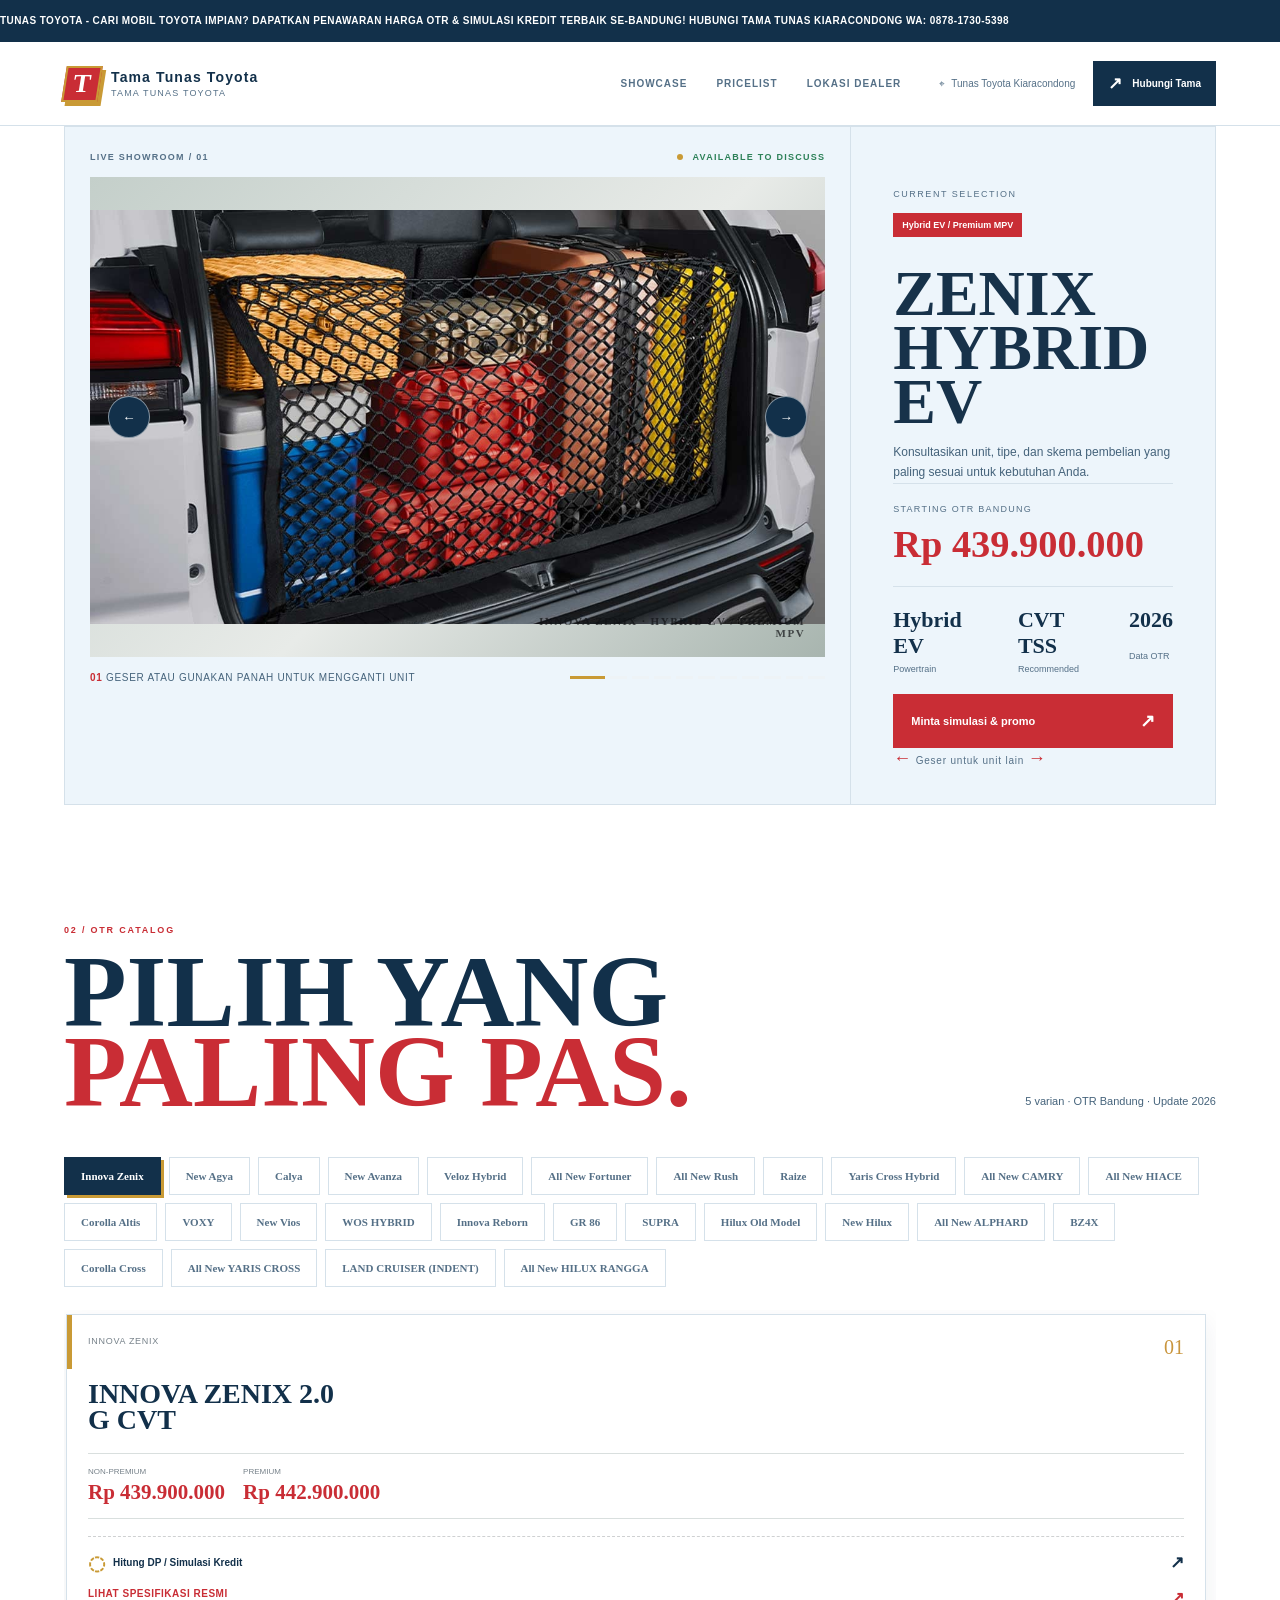
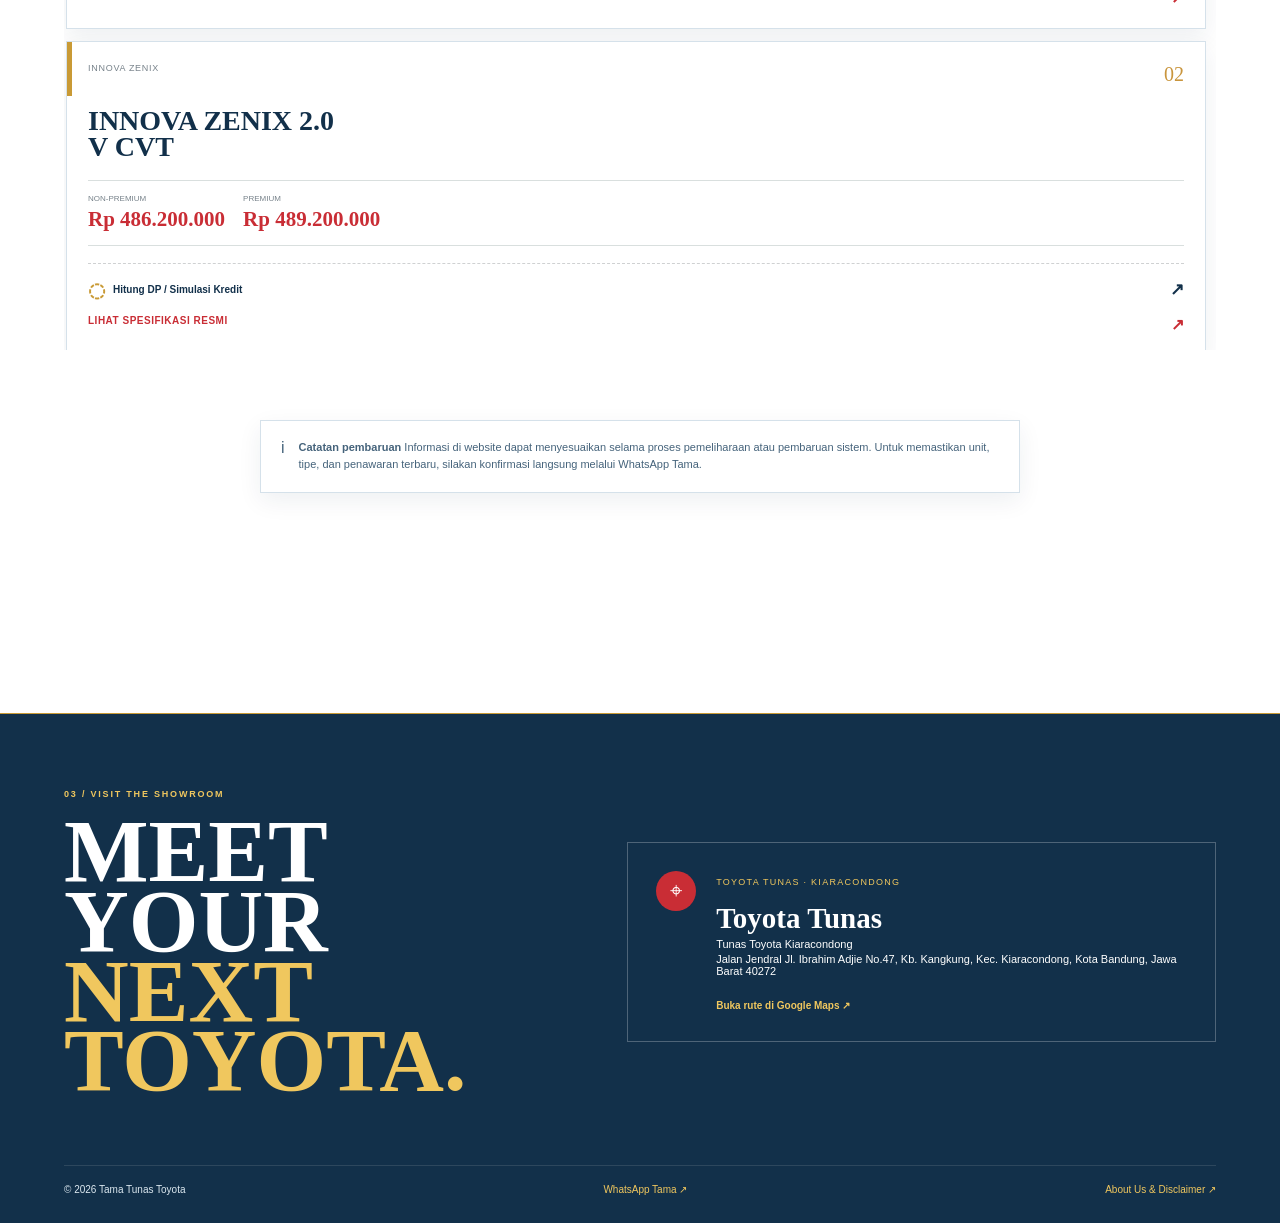
<file: index.html>
<!doctype html>
<html lang="id">
  <head>
    <meta name="google-site-verification" content="2cMPX3va8AOe5cFyOjxiITy4Tp5XaSIVeFZ4hdwKwQE" />
    <meta charset="UTF-8" />
    <meta name="viewport" content="width=device-width, initial-scale=1.0" />
    <meta name="theme-color" content="#111315" />
    <meta name="referrer" content="strict-origin-when-cross-origin" />
    <meta name="description" content="Promo Toyota Bandung 2026, pricelist OTR, simulasi kredit, dan konsultasi unit bersama Tama Tunas Toyota Kiaracondong." />
    <meta name="robots" content="index,follow,max-image-preview:large" />
    <meta name="keywords" content="Toyota Bandung, promo Toyota, dealer Toyota Kiaracondong, harga OTR Toyota Bandung" />
    <meta property="og:title" content="Tama Tunas Toyota Dealer | Sales Resmi Kiaracondong Bandung" />
    <meta property="og:description" content="Promo Toyota Bandung 2026. Dapatkan DP Murah, Diskon Spesial, dan Perhitungan Kredit Resmi Tunas Toyota Kiaracondong." />
    <meta property="og:type" content="website" />
    <meta property="og:site_name" content="Tama Tunas Toyota" />
    <meta property="og:image" content="https://tamatunastoyota.pages.dev/assets/wwwtoyotaastracoid_product_kijang-innova-zenix-hybrid-ev/sP9vTp7b1TP41L0EVGIWegCvDlRFwTfbQcNtXXEp.jpg" />
    <meta property="og:locale" content="id_ID" />
    <meta name="twitter:card" content="summary_large_image" />
    <meta name="twitter:title" content="Tama Tunas Toyota Dealer | Sales Resmi Kiaracondong Bandung" />
    <meta name="twitter:description" content="Promo Toyota Bandung 2026. Dapatkan DP Murah, Diskon Spesial, dan Perhitungan Kredit Resmi Tunas Toyota Kiaracondong." />
    <meta name="twitter:image" content="https://tamatunastoyota.pages.dev/assets/wwwtoyotaastracoid_product_kijang-innova-zenix-hybrid-ev/sP9vTp7b1TP41L0EVGIWegCvDlRFwTfbQcNtXXEp.jpg" />
    <link rel="canonical" href="https://tamatunastoyota.pages.dev/" />
    <meta http-equiv="Content-Security-Policy" content="default-src 'self'; script-src 'self'; style-src 'self' https://fonts.googleapis.com; font-src https://fonts.gstatic.com; img-src 'self' data:; connect-src 'self'; base-uri 'self'; form-action 'self'; frame-ancestors 'none'" />
    <title>Tunas Toyota | Showroom Kiaracondong</title>
    <link rel="preconnect" href="https://fonts.googleapis.com" />
    <link rel="preconnect" href="https://fonts.gstatic.com" crossorigin />
    <link href="https://fonts.googleapis.com/css2?family=Barlow+Condensed:wght@500;600;700&family=DM+Sans:wght@400;500;600;700&display=swap" rel="stylesheet" />
    <link rel="stylesheet" href="./styles.css" />
  </head>
  <body>
    <div class="ticker"><span class="ticker__message" id="banner-text">TUNAS TOYOTA - CARI MOBIL TOYOTA IMPIAN? Dapatkan Penawaran Harga OTR &amp; Simulasi Kredit Terbaik Se-Bandung! Hubungi Tama Tunas Kiaracondong WA: 0878-1730-5398</span></div>
      <header class="nav-shell"><a class="wordmark" href="./" aria-label="Beranda Tunas Toyota"><span class="wordmark__symbol" aria-hidden="true">T</span><span><b id="sales-name"></b><small id="dealer-name"></small></span></a><nav class="nav-links" aria-label="Navigasi utama"><a href="#showcase">Showcase</a><a href="#pricelist-title">Pricelist</a><a href="#dealer-location">Lokasi Dealer</a></nav><a class="nav-location" id="header-location" href="#" target="_blank" rel="noopener noreferrer">⌖ <span id="branch-name"></span></a><a class="nav-wa" id="header-wa" href="#" target="_blank" rel="noopener noreferrer"><span>↗</span> Hubungi Tama</a></header>
    <main>
      <section class="showcase" id="showcase" aria-labelledby="spotlight-title"><div class="showcase__media"><div class="showcase__meta"><span>LIVE SHOWROOM / <b id="carousel-index">01</b></span><span class="status"><i></i> AVAILABLE TO DISCUSS</span></div><div class="stage" id="car-stage"><div class="stage__wash"></div><div class="stage__fallback" id="image-fallback"><small>TOYOTA</small><strong>SHOWROOM</strong></div><img id="car-image" alt="" width="1293" height="628" decoding="async" fetchpriority="high" /><span class="stage__caption" id="car-stage-label"></span><div class="hotspots" id="hotspots" aria-label="Fitur unit"></div><button class="stage__arrow stage__arrow--prev" id="carousel-prev" type="button" aria-label="Unit sebelumnya">←</button><button class="stage__arrow stage__arrow--next" id="carousel-next" type="button" aria-label="Unit berikutnya">→</button><div class="feature-popover" id="tooltip" role="dialog" aria-live="polite" hidden><button id="tooltip-close" type="button" aria-label="Tutup detail">×</button><small>FITUR UNIT</small><h2 id="tooltip-title"></h2><p id="tooltip-description"></p><a id="feature-wa" href="#" target="_blank" rel="noopener noreferrer">Tanya via WhatsApp <span>↗</span></a></div></div><div class="showcase__controls"><p><b>01</b> Sentuh titik merah untuk melihat fitur</p><div id="carousel-dots" class="carousel-dots" aria-label="Pilih unit"></div></div></div><aside class="showcase__info"><span class="unit-label">CURRENT SELECTION</span><span class="unit-chip" id="car-tag"></span><h2 id="spotlight-title"></h2><p class="showcase__desc">Konsultasikan unit, tipe, dan skema pembelian yang paling sesuai untuk kebutuhan Anda.</p><div class="otr-block"><small>STARTING OTR BANDUNG</small><strong id="car-price">Memuat OTR...</strong></div><div class="facts"><div><b id="fact-powertrain">EV</b><small>Powertrain</small></div><div><b id="fact-type">Q</b><small>Recommended</small></div><div><b id="fact-source">2026</b><small>Data OTR</small></div></div><a class="primary-action" id="unit-wa" href="#" target="_blank" rel="noopener noreferrer">Minta simulasi &amp; promo <span>↗</span></a><div class="swipe-note"><span>←</span> Geser untuk unit lain <span>→</span></div></aside></section>
      <section class="catalog" aria-labelledby="pricelist-title"><div class="catalog__head"><div><p class="kicker">02 / OTR CATALOG</p><h2 id="pricelist-title">Pilih yang<br /><i>paling pas.</i></h2></div><p id="pricelist-meta"></p></div><div class="model-tabs" id="model-tabs" role="tablist" aria-label="Pilih model Toyota"></div><div class="model-select-mobile" id="model-select-mobile"><button class="model-picker-trigger" id="model-select-trigger" type="button" aria-expanded="false" aria-controls="model-select-panel"><span class="model-picker-trigger__icon" aria-hidden="true">🚗</span><span class="model-picker-trigger__text">Pilih Model: <strong id="active-model-label">Pilih Model Toyota</strong></span><span class="model-picker-trigger__caret" aria-hidden="true">▾</span></button><div class="model-picker-panel" id="model-select-panel" hidden><div class="model-picker-panel__sheet" role="dialog" aria-modal="true" aria-label="Pilih model Toyota"><div class="model-picker-panel__header"><span>Pilih Model Toyota</span><button class="model-picker-close" id="model-select-close" type="button" aria-label="Tutup pemilihan model">✕</button></div><div class="model-picker-grid" id="model-picker-grid"></div></div></div></div><div class="price-grid" id="price-grid"></div><div class="table-empty" id="table-empty" hidden>Belum ada data harga untuk model ini.</div></section>
      <aside class="maintenance-note"><span>i</span><p><b>Catatan pembaruan</b> Informasi di website dapat menyesuaikan selama proses pemeliharaan atau pembaruan sistem. Untuk memastikan unit, tipe, dan penawaran terbaru, silakan konfirmasi langsung melalui WhatsApp Tama.</p></aside>
    </main>
    <footer class="footer" id="dealer-location"><div class="footer__top"><div><p class="kicker">03 / VISIT THE SHOWROOM</p><h2>Meet your<br /><i>next Toyota.</i></h2></div><div class="location-card"><span class="location-card__pin">⌖</span><div><small>TOYOTA TUNAS · KIARACONDONG</small><h3 id="footer-dealer"></h3><p id="footer-branch"></p><p id="footer-address"></p><a id="maps-cta" href="#" target="_blank" rel="noopener noreferrer">Buka rute di Google Maps ↗</a></div></div></div><div class="footer__bottom"><span>© 2026 Tama Tunas Toyota</span><a id="floating-wa" href="#" target="_blank" rel="noopener noreferrer">WhatsApp Tama ↗</a></div></footer>
    <nav class="mobile-bar"><a id="mobile-wa" href="#" target="_blank" rel="noopener noreferrer">◌ Hubungi Tama</a><a href="#pricelist-title">⌁ Lihat Pricelist</a></nav>
    <script type="module" src="./app.js"></script>
  </body>
</html>
</file>
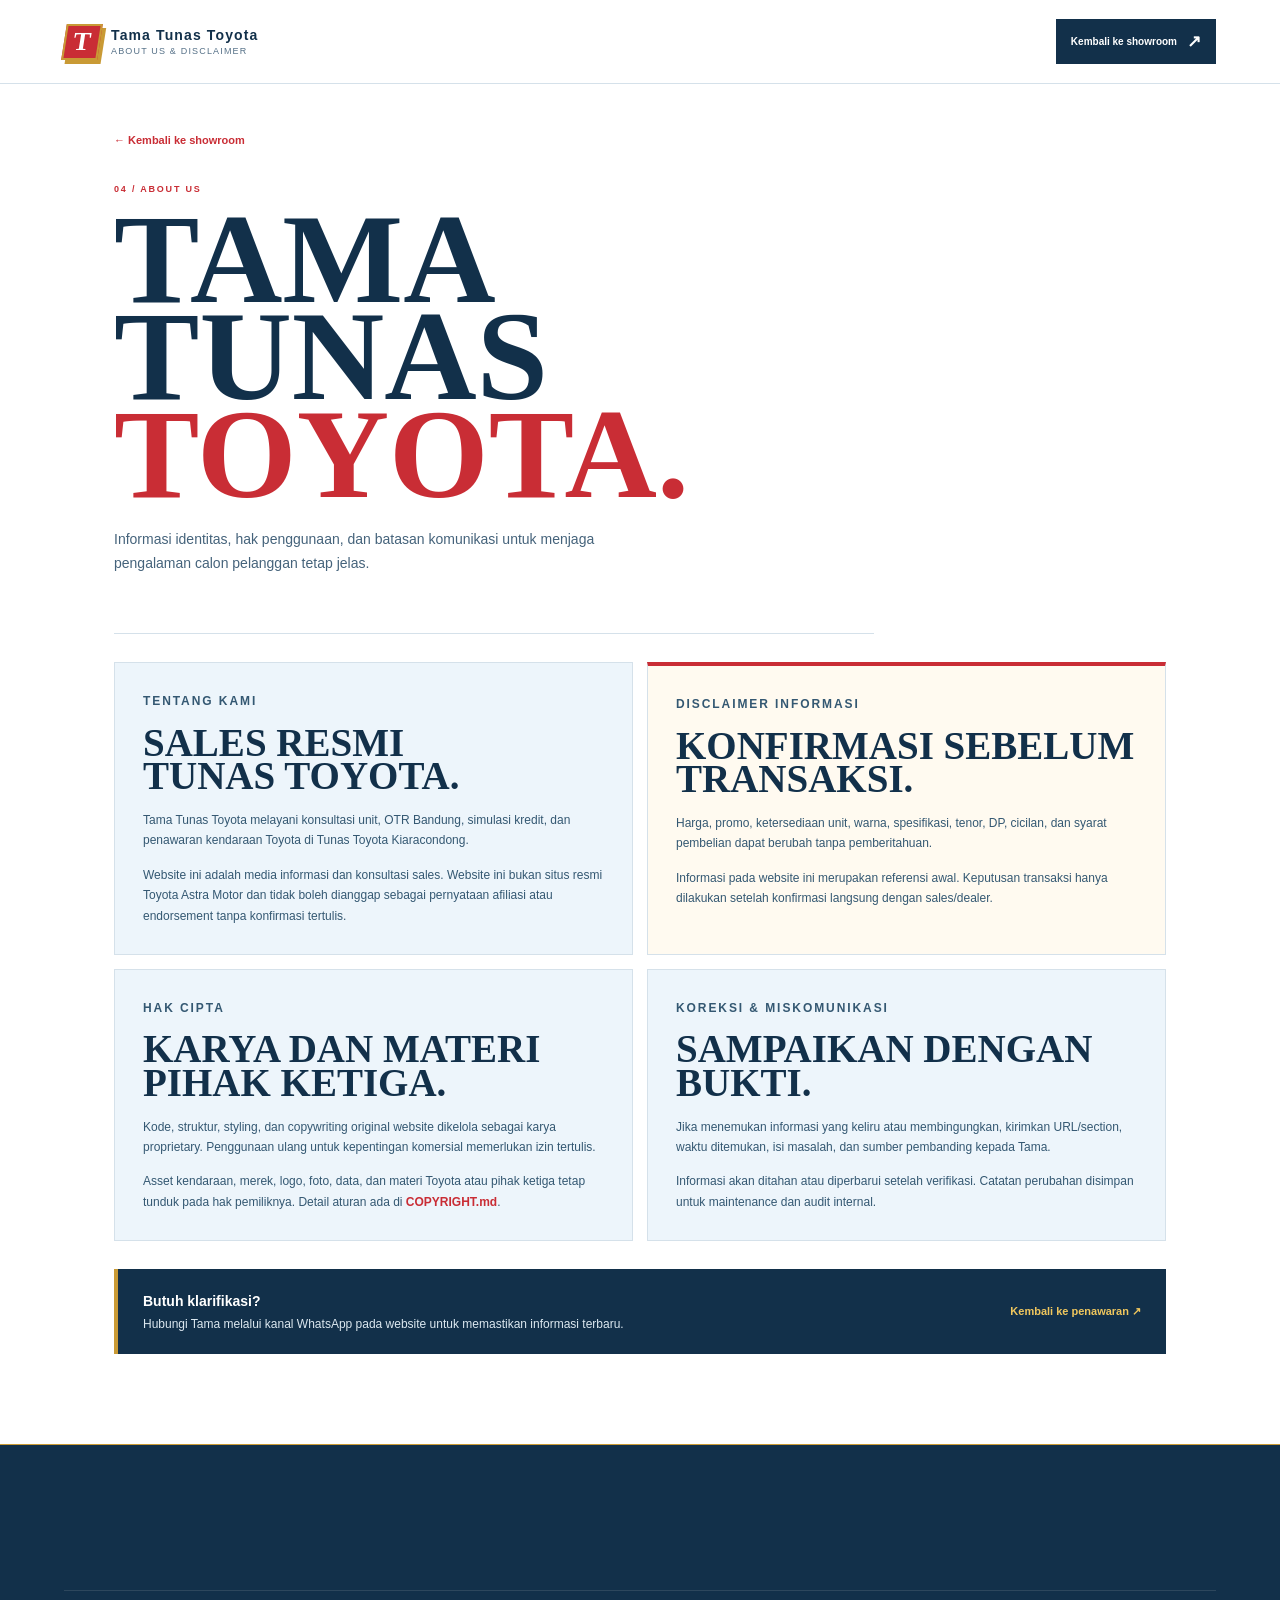
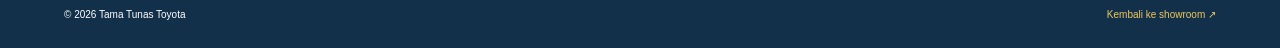
<file: about.html>
<!doctype html>
<html lang="id">
  <head>
    <meta charset="UTF-8" />
    <meta name="viewport" content="width=device-width, initial-scale=1.0" />
    <meta name="theme-color" content="#12304a" />
    <meta name="referrer" content="strict-origin-when-cross-origin" />
    <meta name="description" content="About Us, hak cipta, disclaimer, dan klarifikasi informasi Tama Tunas Toyota." />
    <meta name="robots" content="index,follow" />
    <meta property="og:title" content="About Us & Disclaimer | Tama Tunas Toyota" />
    <meta property="og:description" content="Informasi tentang dealer, disclaimer, dan hak cipta terkait pengalaman jual beli Toyota di Tama Tunas Toyota." />
    <meta property="og:type" content="website" />
    <meta property="og:site_name" content="Tama Tunas Toyota" />
    <meta property="og:locale" content="id_ID" />
    <meta name="twitter:card" content="summary" />
    <link rel="canonical" href="https://tamatunastoyota.pages.dev/about.html" />
    <meta http-equiv="Content-Security-Policy" content="default-src 'self'; script-src 'self'; style-src 'self' https://fonts.googleapis.com; font-src https://fonts.gstatic.com; img-src 'self' data:; connect-src 'self'; base-uri 'self'; form-action 'self'; frame-ancestors 'none'" />
    <title>About Us & Disclaimer | Tama Tunas Toyota</title>
    <link rel="preconnect" href="https://fonts.googleapis.com" />
    <link rel="preconnect" href="https://fonts.gstatic.com" crossorigin />
    <link href="https://fonts.googleapis.com/css2?family=Barlow+Condensed:wght@500;600;700&family=DM+Sans:wght@400;500;600;700&display=swap" rel="stylesheet" />
    <link rel="stylesheet" href="./styles.css" />
    <link rel="stylesheet" href="./about.css" />
  </head>
  <body class="about-page">
    <header class="nav-shell about-nav">
      <a class="wordmark" href="./" aria-label="Kembali ke Tama Tunas Toyota"><span class="wordmark__symbol" aria-hidden="true">T</span><span><b>Tama Tunas Toyota</b><small>About Us & Disclaimer</small></span></a>
      <a class="nav-wa" href="./">Kembali ke showroom <span>↗</span></a>
    </header>
    <main class="about-main">
      <a class="about-back" href="./">← Kembali ke showroom</a>
      <header class="about-hero"><p class="kicker">04 / ABOUT US</p><h1>Tama Tunas<br /><i>Toyota.</i></h1><p>Informasi identitas, hak penggunaan, dan batasan komunikasi untuk menjaga pengalaman calon pelanggan tetap jelas.</p></header>
      <div class="about-grid">
        <article class="about-card"><p class="about-card__label">TENTANG KAMI</p><h2>Sales resmi<br />Tunas Toyota.</h2><p>Tama Tunas Toyota melayani konsultasi unit, OTR Bandung, simulasi kredit, dan penawaran kendaraan Toyota di Tunas Toyota Kiaracondong.</p><p>Website ini adalah media informasi dan konsultasi sales. Website ini bukan situs resmi Toyota Astra Motor dan tidak boleh dianggap sebagai pernyataan afiliasi atau endorsement tanpa konfirmasi tertulis.</p></article>
        <article class="about-card about-card--notice"><p class="about-card__label">DISCLAIMER INFORMASI</p><h2>Konfirmasi sebelum transaksi.</h2><p>Harga, promo, ketersediaan unit, warna, spesifikasi, tenor, DP, cicilan, dan syarat pembelian dapat berubah tanpa pemberitahuan.</p><p>Informasi pada website ini merupakan referensi awal. Keputusan transaksi hanya dilakukan setelah konfirmasi langsung dengan sales/dealer.</p></article>
        <article class="about-card"><p class="about-card__label">HAK CIPTA</p><h2>Karya dan materi pihak ketiga.</h2><p>Kode, struktur, styling, dan copywriting original website dikelola sebagai karya proprietary. Penggunaan ulang untuk kepentingan komersial memerlukan izin tertulis.</p><p>Asset kendaraan, merek, logo, foto, data, dan materi Toyota atau pihak ketiga tetap tunduk pada hak pemiliknya. Detail aturan ada di <a href="./COPYRIGHT.md">COPYRIGHT.md</a>.</p></article>
        <article class="about-card"><p class="about-card__label">KOREKSI & MISKOMUNIKASI</p><h2>Sampaikan dengan bukti.</h2><p>Jika menemukan informasi yang keliru atau membingungkan, kirimkan URL/section, waktu ditemukan, isi masalah, dan sumber pembanding kepada Tama.</p><p>Informasi akan ditahan atau diperbarui setelah verifikasi. Catatan perubahan disimpan untuk maintenance dan audit internal.</p></article>
      </div>
      <aside class="about-contact"><div><strong>Butuh klarifikasi?</strong><p>Hubungi Tama melalui kanal WhatsApp pada website untuk memastikan informasi terbaru.</p></div><a href="./">Kembali ke penawaran ↗</a></aside>
    </main>
    <footer class="footer about-footer"><div class="footer__bottom"><span>© 2026 Tama Tunas Toyota</span><a href="./">Kembali ke showroom ↗</a></div></footer>
  </body>
</html>
</file>
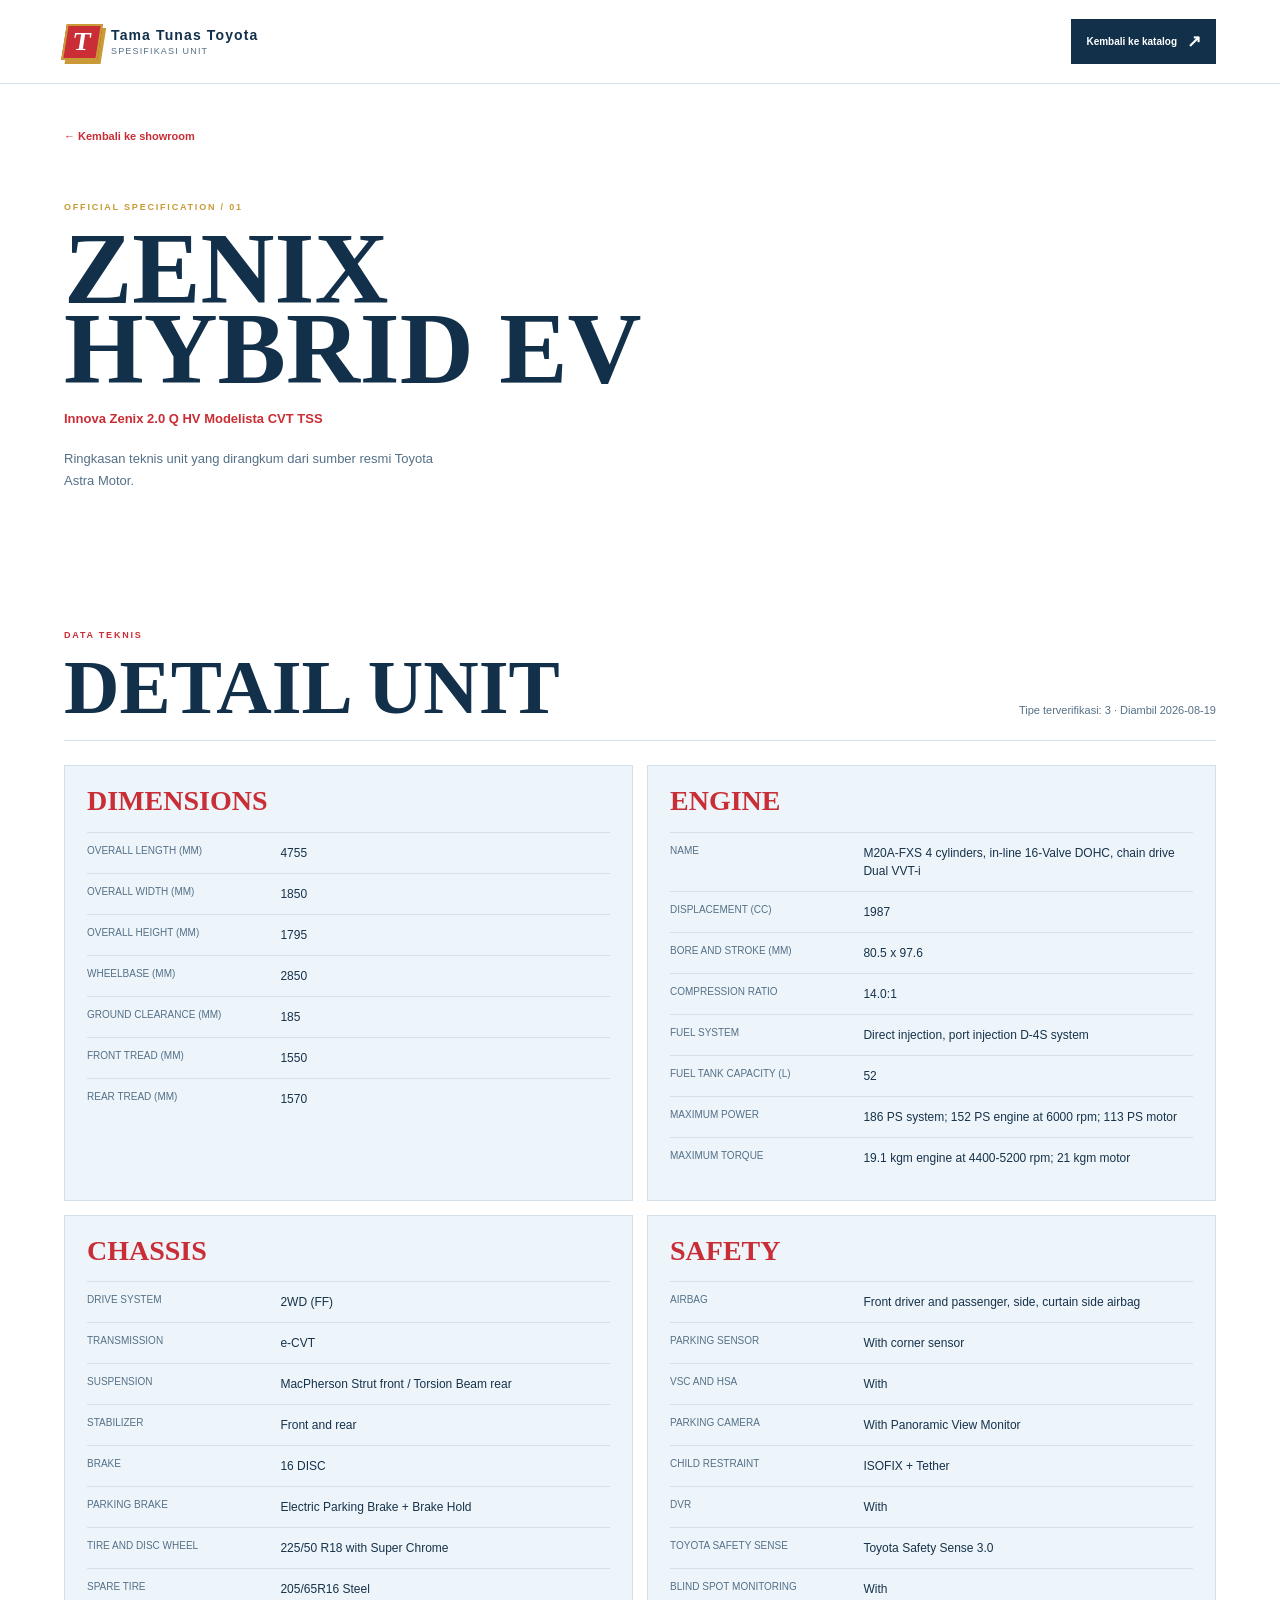
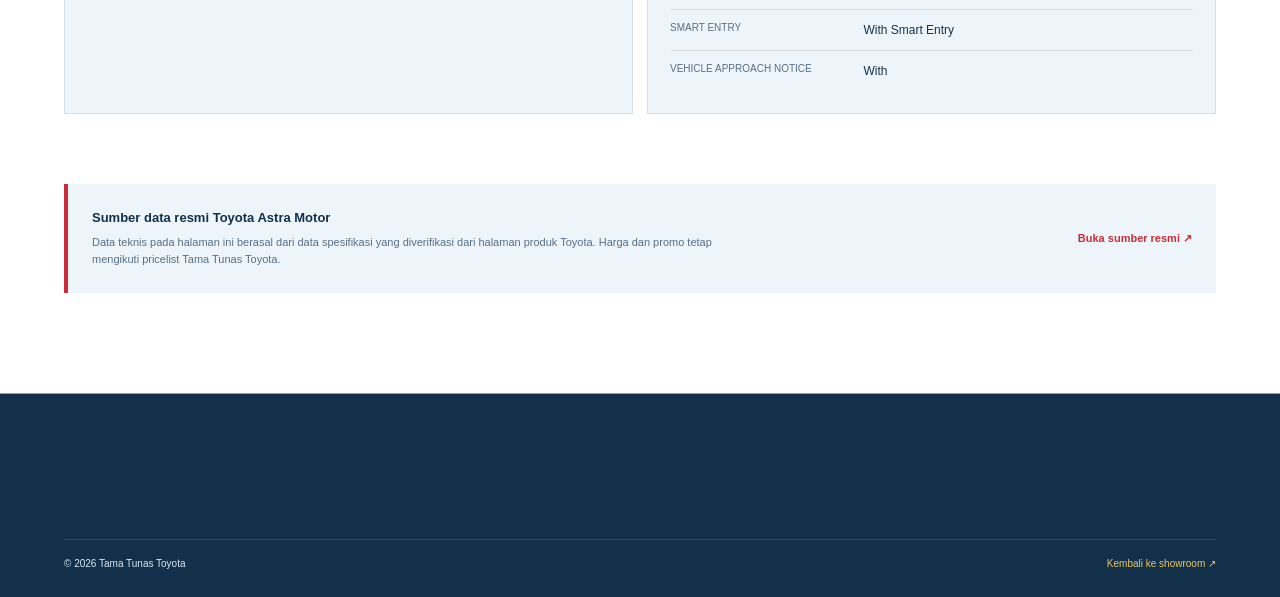
<file: spec.html>
<!doctype html>
<html lang="id">
  <head>
    <meta charset="UTF-8" />
    <meta name="viewport" content="width=device-width, initial-scale=1.0" />
    <meta name="theme-color" content="#111315" />
    <meta name="referrer" content="strict-origin-when-cross-origin" />
    <meta name="description" content="Spesifikasi unit Toyota dari Tama Tunas Toyota." />
    <meta name="robots" content="index,follow" />
    <meta property="og:title" content="Spesifikasi Toyota | Tama Tunas Toyota" />
    <meta property="og:description" content="Lihat spesifikasi teknis pilihan unit Toyota dari showroom Tama Tunas Toyota Kiaracondong Bandung." />
    <meta property="og:type" content="website" />
    <meta property="og:site_name" content="Tama Tunas Toyota" />
    <meta property="og:locale" content="id_ID" />
    <meta name="twitter:card" content="summary_large_image" />
    <link rel="canonical" href="https://tamatunastoyota.pages.dev/spec.html" />
    <meta http-equiv="Content-Security-Policy" content="default-src 'self'; script-src 'self'; style-src 'self' https://fonts.googleapis.com; font-src https://fonts.gstatic.com; img-src 'self' data:; connect-src 'self'; base-uri 'self'; form-action 'self'; frame-ancestors 'none'" />
    <title>Spesifikasi Toyota | Tama Tunas Toyota</title>
    <link rel="preconnect" href="https://fonts.googleapis.com" />
    <link rel="preconnect" href="https://fonts.gstatic.com" crossorigin />
    <link href="https://fonts.googleapis.com/css2?family=Barlow+Condensed:wght@500;600;700&family=DM+Sans:wght@400;500;600;700&display=swap" rel="stylesheet" />
    <link rel="stylesheet" href="./styles.css" />
    <link rel="stylesheet" href="./spec.css" />
  </head>
  <body class="spec-page">
    <header class="nav-shell spec-nav">
      <a class="wordmark" href="./" aria-label="Kembali ke Tama Tunas Toyota"><span class="wordmark__symbol" aria-hidden="true">T</span><span><b>Tama Tunas Toyota</b><small>Spesifikasi Unit</small></span></a>
      <a class="nav-wa" href="./" aria-label="Kembali ke katalog">Kembali ke katalog <span>↗</span></a>
    </header>
    <main class="spec-main">
      <a class="spec-back" href="./">← Kembali ke showroom</a>
      <section class="spec-hero">
        <div class="spec-hero__copy"><p class="kicker">OFFICIAL SPECIFICATION / <span id="spec-index">01</span></p><h1 id="spec-title">Memuat spesifikasi...</h1><p id="spec-type" class="spec-type"></p><p id="spec-intro" class="spec-intro"></p></div>
      </section>
      <section class="spec-content" aria-labelledby="spec-data-title"><div class="spec-content__head"><div><p class="kicker">DATA TEKNIS</p><h2 id="spec-data-title">Detail unit</h2></div><p id="spec-status" class="spec-status"></p></div><div id="spec-sections" class="spec-sections"></div></section>
      <aside class="spec-source"><div><strong>Sumber data resmi Toyota Astra Motor</strong><p>Data teknis pada halaman ini berasal dari data spesifikasi yang diverifikasi dari halaman produk Toyota. Harga dan promo tetap mengikuti pricelist Tama Tunas Toyota.</p></div><a id="spec-source-link" href="#" rel="noopener noreferrer">Buka sumber resmi ↗</a></aside>
    </main>
    <footer class="footer spec-footer"><div class="footer__bottom"><span>© 2026 Tama Tunas Toyota</span><a href="./">Kembali ke showroom ↗</a></div></footer>
    <script type="module" src="./spec.js"></script>
  </body>
</html>
</file>
<file: styles.css>
:root { --ink: #10191f; --muted: #77828a; --paper: #f2f4f3; --line: #d9dfde; --red: #e43b2f; --lime: #d8f35b; --yellow: #f4ca46; }
* { box-sizing: border-box; }
html { scroll-behavior: smooth; }
body { margin: 0; color: var(--ink); background: var(--paper); font-family: 'DM Sans', sans-serif; }
a { color: inherit; text-decoration: none; }
.announcement { height: 36px; display: flex; align-items: center; overflow: hidden; background: var(--lime); color: var(--ink); font-size: 10px; font-weight: 700; letter-spacing: .12em; text-transform: uppercase; }
.announcement__mark { height: 100%; display: grid; place-items: center; padding: 0 28px; background: var(--ink); color: var(--lime); flex: 0 0 auto; }
.announcement__track { display: flex; min-width: max-content; gap: 80px; padding-left: 34px; animation: ticker 22s linear infinite; }
.announcement__track span { white-space: nowrap; }
.site-header { max-width: 1340px; margin: auto; min-height: 90px; padding: 20px 5vw; display: flex; align-items: center; gap: 34px; }
.brand { display: flex; align-items: center; gap: 12px; }
.brand__badge { width: 34px; height: 34px; display: grid; place-items: center; background: var(--red); color: white; font-family: 'Barlow Condensed'; font-size: 25px; font-weight: 700; transform: skew(-8deg); }
.brand strong, .brand small { display: block; line-height: 1.05; }.brand strong { font-size: 15px; }.brand small { margin-top: 5px; color: var(--muted); font-size: 10px; letter-spacing: .12em; text-transform: uppercase; }
.branch { display: flex; align-items: center; gap: 8px; margin-left: auto; color: var(--muted); font-size: 11px; }.branch__dot, .live i { width: 6px; height: 6px; display: inline-block; border-radius: 50%; background: var(--red); }
.button { display: inline-flex; align-items: center; justify-content: center; gap: 13px; border: 1px solid transparent; font-size: 11px; font-weight: 700; letter-spacing: .04em; padding: 15px 20px; transition: transform .2s, background .2s; }.button:hover { transform: translateY(-2px); }.button span { font-size: 18px; line-height: 0; }.button--outline { border-color: var(--ink); }.button--primary { background: var(--red); color: #fff; }.button--dark { background: var(--ink); color: white; padding: 12px 15px; font-size: 10px; }
main { max-width: 1340px; margin: auto; padding: 50px 5vw 100px; }.intro { max-width: 650px; margin-bottom: 48px; }.eyebrow, .visual__topline, .unit-info__index, .price span, .tooltip__label { margin: 0 0 15px; color: var(--red); font-size: 10px; font-weight: 700; letter-spacing: .18em; }.intro h1 { margin: 0; font-family: 'Barlow Condensed', sans-serif; font-size: clamp(52px, 7vw, 94px); font-weight: 700; letter-spacing: -.02em; line-height: .86; text-transform: uppercase; }.intro h1 em { color: var(--red); font-style: normal; }.intro__copy { max-width: 390px; margin: 25px 0 0; color: var(--muted); font-size: 14px; line-height: 1.7; }
.spotlight { display: grid; grid-template-columns: minmax(0, 1.6fr) minmax(300px, .8fr); min-height: 520px; border-top: 1px solid var(--line); }.spotlight__visual { padding: 24px 24px 0 0; }.visual__topline { display: flex; justify-content: space-between; color: var(--muted); }.live { color: var(--ink); }.live i { margin-right: 7px; background: #54bc67; }.car-stage { position: relative; min-height: 435px; overflow: visible; background: #dfe7e4; }.car-stage__glow { position: absolute; inset: 12% 10%; background: radial-gradient(ellipse, rgba(255,255,255,.9), transparent 65%); }.car-stage img { position: absolute; z-index: 1; width: 100%; height: 100%; object-fit: cover; }.car-stage__fallback { position: absolute; z-index: 0; inset: 0; padding: 8% 7%; background: linear-gradient(135deg, #cbd6d2, #eff2ef 55%, #bac7c3); color: rgba(16,25,31,.55); font-family: 'Barlow Condensed'; }.car-stage__fallback span { font-size: 13px; letter-spacing: .2em; }.car-stage__fallback strong { display: block; margin-top: 28%; font-size: clamp(50px, 8vw, 110px); line-height: .75; }.car-stage__fallback.is-visible { z-index: 0; }.car-stage img:not([src='']) + .hotspots { z-index: 2; }
.hotspots { position: absolute; inset: 0; z-index: 3; }.hotspot { position: absolute; width: 28px; height: 28px; padding: 0; border: 1px solid white; border-radius: 50%; background: var(--red); color: white; cursor: pointer; transform: translate(-50%, -50%); box-shadow: 0 0 0 7px rgba(228,59,47,.18); animation: pulse 2.2s infinite; }.hotspot span { font-size: 9px; }.hotspot.is-active { background: var(--lime); color: var(--ink); box-shadow: 0 0 0 8px rgba(216,243,91,.35); }.tooltip { position: absolute; z-index: 5; top: min(calc(var(--spot-top) + 24px), 72%); left: clamp(12px, var(--spot-left), 68%); width: min(300px, calc(100% - 24px)); padding: 24px; background: white; box-shadow: 10px 14px 30px rgba(16,25,31,.15); animation: reveal .2s ease-out; }.tooltip__close { position: absolute; right: 12px; top: 8px; border: 0; background: transparent; font-size: 24px; cursor: pointer; }.tooltip__label { margin-bottom: 12px; }.tooltip h2 { max-width: 230px; margin: 0 0 10px; font-family: 'Barlow Condensed'; font-size: 27px; line-height: .95; text-transform: uppercase; }.tooltip p:not(.tooltip__label) { margin: 0 0 18px; color: var(--muted); font-size: 12px; line-height: 1.55; }.visual__hint { margin: 14px 0 0; color: var(--muted); font-size: 10px; letter-spacing: .08em; text-transform: uppercase; }
.unit-info { padding: 25px 0 0 52px; border-left: 1px solid var(--line); }.unit-info__top { display: flex; justify-content: space-between; align-items: center; }.unit-info__index { margin: 0; color: var(--muted); }.unit-info__tag { padding: 7px 10px; background: var(--yellow); font-size: 10px; font-weight: 700; }.unit-info h2 { max-width: 390px; margin: 40px 0 28px; font-family: 'Barlow Condensed'; font-size: clamp(39px, 4vw, 62px); line-height: .87; text-transform: uppercase; }.price { padding: 18px 0; border-top: 1px solid var(--line); border-bottom: 1px solid var(--line); }.price span { display: block; margin: 0 0 7px; color: var(--muted); }.price strong { font-family: 'Barlow Condensed'; font-size: 37px; }.unit-info__copy { max-width: 355px; margin: 25px 0; color: var(--muted); font-size: 13px; line-height: 1.65; }.unit-info .button { width: 100%; max-width: 350px; }.unit-facts { display: flex; gap: 26px; margin-top: 40px; }.unit-facts div { display: grid; gap: 5px; }.unit-facts b { font-family: 'Barlow Condensed'; font-size: 25px; }.unit-facts span { color: var(--muted); font-size: 10px; }
.floating-wa { position: fixed; z-index: 10; right: 26px; bottom: 25px; display: flex; align-items: center; gap: 10px; padding: 13px 17px; background: var(--ink); color: white; box-shadow: 0 8px 24px rgba(16,25,31,.2); font-size: 11px; font-weight: 700; }.floating-wa span { display: grid; place-items: center; width: 25px; height: 25px; border: 2px solid var(--lime); border-radius: 50%; color: var(--lime); font-size: 18px; }
.pricelist-section { margin-top: 105px; padding-top: 34px; border-top: 1px solid var(--line); }.section-heading { display: flex; align-items: end; justify-content: space-between; gap: 30px; }.section-heading h2 { margin: 0; font-family: 'Barlow Condensed'; font-size: clamp(45px, 6vw, 78px); line-height: .82; text-transform: uppercase; }.section-heading h2 em { color: var(--red); font-style: normal; }.section-heading__note { max-width: 250px; margin: 0 0 4px; color: var(--muted); font-size: 11px; text-align: right; }.model-tabs { display: flex; gap: 8px; overflow-x: auto; margin: 42px 0 18px; padding-bottom: 3px; scrollbar-width: thin; }.model-tab { flex: 0 0 auto; padding: 12px 16px; border: 1px solid var(--line); background: transparent; color: var(--muted); font: 600 11px 'DM Sans'; cursor: pointer; transition: .2s; }.model-tab:hover, .model-tab.is-active { border-color: var(--ink); background: var(--ink); color: white; }.price-table-wrap { overflow-x: auto; background: white; border: 1px solid var(--line); }.price-table { width: 100%; min-width: 760px; border-collapse: collapse; }.price-table th, .price-table td { padding: 20px 18px; border-bottom: 1px solid var(--line); text-align: left; vertical-align: middle; }.price-table thead th { background: #e5ebe8; color: var(--muted); font-size: 9px; letter-spacing: .13em; white-space: nowrap; }.price-table tbody tr:last-child th, .price-table tbody tr:last-child td { border-bottom: 0; }.price-table tbody tr:hover { background: #fafcfb; }.price-table tbody th { width: 34%; font-weight: 400; }.price-table tbody th strong, .price-table td strong { display: block; color: var(--ink); font-size: 13px; }.variant-model, .price-label { display: block; margin-bottom: 6px; color: var(--muted); font-size: 9px; font-weight: 500; letter-spacing: .08em; text-transform: uppercase; }.price-table td strong { font-family: 'Barlow Condensed'; font-size: 22px; }.table-cta { text-align: right !important; }.table-cta a { display: inline-flex; align-items: center; gap: 7px; padding: 10px 12px; background: var(--lime); color: var(--ink); font-size: 10px; font-weight: 700; white-space: nowrap; }.table-cta span { font-size: 16px; }.table-empty { padding: 32px; color: var(--muted); font-size: 13px; }
@keyframes ticker { to { transform: translateX(-50%); } } @keyframes pulse { 50% { box-shadow: 0 0 0 12px rgba(228,59,47,0); } } @keyframes reveal { from { opacity: 0; transform: translateY(-5px); } to { opacity: 1; transform: translateY(0); } }
@media (max-width: 767px) { .site-header { min-height: 76px; padding: 16px 20px; gap: 14px; }.branch { display: none; }.header-cta { margin-left: auto; padding: 11px 12px; }.header-cta span { display: none; } main { padding: 42px 20px 100px; }.intro { margin-bottom: 38px; }.intro h1 { font-size: clamp(52px, 16vw, 76px); }.spotlight { display: block; }.spotlight__visual { padding: 0; }.car-stage { min-height: 300px; }.car-stage__fallback strong { margin-top: 28%; }.unit-info { padding: 38px 0 0; border: 0; }.unit-info h2 { margin: 25px 0; font-size: 51px; }.unit-facts { gap: 16px; margin-top: 30px; }.tooltip { left: 12px !important; top: auto; bottom: 14px; }.announcement__mark { padding: 0 16px; }.announcement__track { padding-left: 22px; }.pricelist-section { margin-top: 75px; }.section-heading { display: block; }.section-heading__note { margin-top: 18px; text-align: left; }.model-tabs { display: none !important; margin-top: 30px; }
.model-select-mobile { display: block; }
.model-picker-trigger { display: flex; align-items: center; justify-content: space-between; gap: 12px; width: 100%; margin: 18px 0 12px; padding: 14px 16px; border: 1px solid rgba(15,43,72,.35); border-radius: 14px; background: #0f2b48; box-shadow: 4px 4px 0 #d4a343; color: white; font: 700 14px 'DM Sans'; text-align: left; cursor: pointer; }
.model-picker-trigger__icon { width: 30px; height: 30px; border-radius: 10px; background: rgba(255,255,255,.12); }
.model-picker-trigger__text { color: white; }
.model-picker-trigger__caret { color: white; }
.model-picker-panel__sheet { border: 2px solid #0f2b48; border-radius: 20px 20px 0 0; box-shadow: 0 -10px 0 rgba(212,163,67,.12), 0 18px 36px rgba(15,23,42,.18); max-height: 60vh; }
.model-picker-panel__header { display: flex; align-items: center; justify-content: space-between; gap: 12px; padding: 16px 18px; border-bottom: 1px solid rgba(15,43,72,.12); }
.model-picker-close { color: #0f2b48; }
.model-picker-grid { display: grid; grid-template-columns: repeat(2, minmax(0, 1fr)); gap: 10px; padding: 14px; max-height: calc(60vh - 72px); overflow-y: auto; }
.model-picker-option { padding: 12px 10px; border: 1px solid rgba(15,43,72,.12); border-radius: 12px; background: #f3f6f8; color: #0f2b48; font: 600 13px 'DM Sans'; }
.model-picker-option.is-active { border-color: #0f2b48; background: #0f2b48; color: #fff; box-shadow: 4px 4px 0 #d4a343; }
.price-table th, .price-table td { padding: 16px 13px; }
.floating-wa { right: 16px; bottom: 16px; } }
@media (min-width: 768px) { .model-select-mobile { display: none !important; } .model-tabs { display: flex !important; } }

#model-select-trigger {
  display: flex;
  align-items: center;
  justify-content: space-between;
  gap: 12px;
  width: 100%;
  margin: 18px 0 12px;
  padding: 14px 16px;
  border: 1px solid rgba(15, 43, 72, 0.35);
  border-radius: 14px;
  background: #0f2b48;
  box-shadow: 4px 4px 0 #d4a343;
  color: #fff;
  font: 700 14px 'DM Sans', sans-serif;
  text-align: left;
  cursor: pointer;
}
#model-select-trigger .model-picker-trigger__icon {
  display: inline-grid;
  place-items: center;
  width: 30px;
  height: 30px;
  border-radius: 10px;
  background: rgba(255, 255, 255, 0.12);
  font-size: 16px;
}
#model-select-trigger .model-picker-trigger__text {
  display: flex;
  align-items: center;
  gap: 6px;
  flex: 1;
  min-width: 0;
  color: #fff;
}
#model-select-trigger .model-picker-trigger__caret {
  color: #fff;
  font-size: 18px;
}
#model-select-panel {
  position: fixed;
  inset: 0;
  z-index: 40;
  display: flex;
  align-items: flex-end;
  justify-content: center;
  padding: 12px;
  background: rgba(15, 23, 42, 0.35);
}
#model-select-panel[hidden] { display: none; }
#model-select-panel .model-picker-panel__sheet {
  width: min(100%, 560px);
  max-height: 60vh;
  border: 2px solid #0f2b48;
  border-radius: 20px 20px 0 0;
  background: #fff;
  box-shadow: 0 -10px 0 rgba(212, 163, 67, 0.12), 0 18px 36px rgba(15, 23, 42, 0.18);
  overflow: hidden;
}
#model-select-panel .model-picker-panel__header {
  display: flex;
  align-items: center;
  justify-content: space-between;
  gap: 12px;
  padding: 16px 18px;
  border-bottom: 1px solid rgba(15, 43, 72, 0.12);
  color: #0f2b48;
  font: 700 16px 'DM Sans', sans-serif;
}
#model-select-panel .model-picker-close {
  border: 0;
  background: transparent;
  color: #0f2b48;
  font-size: 22px;
  cursor: pointer;
}
#model-select-panel .model-picker-grid {
  display: grid;
  grid-template-columns: repeat(2, minmax(0, 1fr));
  gap: 10px;
  padding: 14px;
  max-height: calc(60vh - 72px);
  overflow-y: auto;
}
#model-select-panel .model-picker-option {
  padding: 12px 10px;
  border: 1px solid rgba(15, 43, 72, 0.12);
  border-radius: 12px;
  background: #f3f6f8;
  color: #0f2b48;
  font: 600 13px 'DM Sans', sans-serif;
  text-align: left;
  cursor: pointer;
}
#model-select-panel .model-picker-option.is-active {
  border-color: #0f2b48;
  background: #0f2b48;
  color: #fff;
  box-shadow: 4px 4px 0 #d4a343;
}

/* Showroom presentation */
.spotlight { grid-template-columns: minmax(300px, .82fr) minmax(0, 1.6fr); min-height: 600px; }
.spotlight__visual { grid-column: 2; padding: 24px 0 0 34px; }
.unit-info { grid-column: 1; grid-row: 1; padding: 48px 42px 0 0; border-left: 0; }
.hero-badge { display: inline-block; margin-bottom: 28px; padding: 8px 10px; background: var(--ink); color: var(--lime); font-size: 9px; font-weight: 700; letter-spacing: .13em; }
.unit-info h1 { margin: 0 0 18px; font-family: 'Barlow Condensed'; font-size: clamp(56px, 6vw, 86px); line-height: .82; text-transform: uppercase; }
.unit-info h1 em { color: var(--red); font-style: normal; }
.sales-summary { margin: 0 0 44px; color: var(--muted); font-size: 13px; line-height: 1.65; }
.car-stage { box-shadow: 24px 24px 0 rgba(216,243,91,.45); }
.price-grid { display: grid; grid-template-columns: repeat(3, minmax(0, 1fr)); gap: 14px; }
.price-card { min-height: 245px; padding: 21px; border: 1px solid var(--line); background: white; transition: transform .2s, box-shadow .2s; }
.price-card:hover { transform: translateY(-4px); box-shadow: 10px 12px 0 var(--lime); }
.price-card__top { display: flex; justify-content: space-between; align-items: start; }
.card-number { color: var(--red); font-family: 'Barlow Condensed'; font-size: 20px; }
.price-card h3 { min-height: 54px; max-width: 260px; margin: 22px 0 18px; font-family: 'Barlow Condensed'; font-size: 25px; line-height: .95; text-transform: uppercase; }
.price-options { display: flex; gap: 18px; padding: 13px 0; border-top: 1px solid var(--line); border-bottom: 1px solid var(--line); }
.price-option { display: grid; gap: 4px; }.price-option small { color: var(--muted); font-size: 8px; text-transform: uppercase; }.price-option strong { font-family: 'Barlow Condensed'; font-size: 21px; }
.price-card__cta { display: flex; align-items: center; gap: 8px; margin-top: 17px; color: var(--ink); font-size: 10px; font-weight: 700; }.price-card__cta span { color: #2a9d55; font-size: 20px; }.price-card__cta b { margin-left: auto; font-size: 17px; }
.mobile-action-bar { display: none; }
@media (max-width: 760px) {
	body { padding-bottom: 74px; }.spotlight { display: block; }.spotlight__visual { padding: 0; }.car-stage { box-shadow: 12px 12px 0 rgba(216,243,91,.45); }.unit-info { padding: 38px 0 0; }.unit-info h1 { font-size: clamp(56px, 16vw, 76px); }.sales-summary { margin-bottom: 32px; }.price-grid { grid-template-columns: 1fr; }.price-card { min-height: auto; }.floating-wa { display: none; }
	.mobile-action-bar { position: fixed; z-index: 12; right: 0; bottom: 0; left: 0; display: grid; grid-template-columns: 1fr 1fr; gap: 8px; padding: 9px; background: rgba(16,25,31,.96); }.mobile-action-bar a { display: flex; align-items: center; justify-content: center; gap: 7px; min-height: 42px; color: white; font-size: 10px; font-weight: 700; text-align: center; }.mobile-action-bar a:first-child { background: var(--red); }.mobile-action-bar a:last-child { background: var(--lime); color: var(--ink); }.mobile-action-bar span { font-size: 17px; }
}
.location-link { transition: color .2s; }.location-link:hover { color: var(--red); }.branch__dot { display: inline-grid; place-items: center; width: 18px; height: 18px; background: var(--lime); color: var(--ink); border-radius: 50%; font-size: 13px; line-height: 1; }
.dealer-footer { padding: 78px 5vw 30px; background: var(--ink); color: white; }.dealer-footer__inner { max-width: 1340px; margin: auto; display: grid; grid-template-columns: .85fr 1.15fr; align-items: center; gap: 10vw; }.dealer-footer .eyebrow { color: var(--lime); }.dealer-footer h2 { margin: 0; font-family: 'Barlow Condensed'; font-size: clamp(48px, 6vw, 78px); line-height: .84; text-transform: uppercase; }.dealer-footer h2 em { color: var(--yellow); font-style: normal; }.dealer-card { display: flex; gap: 20px; padding: 30px; border: 1px solid rgba(255,255,255,.2); background: rgba(255,255,255,.06); }.dealer-card__icon { display: grid; place-items: center; flex: 0 0 auto; width: 44px; height: 44px; background: var(--lime); color: var(--ink); border-radius: 50%; font-size: 25px; }.dealer-card__body { min-width: 0; }.dealer-card__label { margin: 0 0 13px; color: var(--lime); font-size: 9px; font-weight: 700; letter-spacing: .16em; }.dealer-card h3 { margin: 0; font-family: 'Barlow Condensed'; font-size: 31px; line-height: .95; text-transform: uppercase; }.dealer-card p:not(.dealer-card__label):not(.dealer-card__address) { margin: 5px 0 0; color: rgba(255,255,255,.7); font-size: 12px; }.dealer-card__address { margin: 18px 0 22px; color: rgba(255,255,255,.55); font-size: 12px; line-height: 1.5; }.dealer-card .button { width: fit-content; }.dealer-footer__bottom { max-width: 1340px; margin: 60px auto 0; padding-top: 18px; border-top: 1px solid rgba(255,255,255,.14); color: rgba(255,255,255,.45); font-size: 10px; }
@media (max-width: 760px) { .dealer-footer { padding: 64px 20px 24px; }.dealer-footer__inner { display: block; }.dealer-footer h2 { margin-bottom: 36px; font-size: 61px; }.dealer-card { padding: 22px; }.dealer-card__icon { width: 36px; height: 36px; font-size: 20px; }.dealer-card h3 { font-size: 27px; }.dealer-card .button { width: 100%; }.dealer-footer__bottom { margin-top: 42px; } }
.page-intro { display: flex; align-items: end; justify-content: space-between; gap: 40px; margin: 22px 0 54px; }.page-intro h1 { margin: 0; font-family: 'Barlow Condensed'; font-size: clamp(56px, 8vw, 104px); line-height: .78; text-transform: uppercase; }.page-intro h1 em { color: var(--red); font-style: normal; }.page-intro > p:last-child { max-width: 310px; margin: 0 4% 4px 0; color: var(--muted); font-size: 13px; line-height: 1.65; }.visual__hint { display: flex; align-items: center; gap: 10px; }.visual__hint > span:first-child { color: var(--red); font-weight: 700; }.visual__hint-line { width: 44px; height: 1px; background: var(--line); }
.carousel-arrow { position: absolute; z-index: 6; top: 50%; display: grid; place-items: center; width: 42px; height: 42px; border: 1px solid rgba(255,255,255,.8); border-radius: 50%; background: rgba(16,25,31,.72); color: white; font-size: 21px; cursor: pointer; transform: translateY(-50%); transition: .2s; }.carousel-arrow:hover { background: var(--red); transform: translateY(-50%) scale(1.08); }.carousel-arrow--prev { left: 18px; }.carousel-arrow--next { right: 18px; }.visual-controls { display: flex; align-items: center; justify-content: space-between; gap: 20px; }.carousel-dots { display: flex; gap: 7px; }.carousel-dot { width: 22px; height: 4px; padding: 0; border: 0; background: var(--line); cursor: pointer; transition: .2s; }.carousel-dot.is-active { width: 42px; background: var(--red); }
@media (max-width: 760px) { .page-intro { display: block; margin-bottom: 38px; }.page-intro h1 { font-size: clamp(60px, 18vw, 82px); }.page-intro > p:last-child { margin: 22px 0 0; } }
@media (max-width: 760px) { .carousel-arrow { width: 34px; height: 34px; font-size: 17px; }.carousel-arrow--prev { left: 10px; }.carousel-arrow--next { right: 10px; }.visual-controls { display: block; }.carousel-dots { margin-top: 14px; }.carousel-dot { width: 18px; }.carousel-dot.is-active { width: 34px; } }

/* Premium showroom refresh */
:root { --gold: #c9953d; --gold-light: #f2d28b; --sage: #dfe9df; }
body { background: #eef2ef; background-image: linear-gradient(rgba(16,25,31,.025) 1px, transparent 1px), linear-gradient(90deg, rgba(16,25,31,.025) 1px, transparent 1px); background-size: 34px 34px; }
.announcement { background: var(--ink); color: #fff; border-bottom: 2px solid var(--gold); }.announcement__mark { background: var(--red); color: #fff; }.announcement__track { color: var(--gold-light); }
.site-header { position: relative; z-index: 2; max-width: none; padding-right: max(5vw, calc((100vw - 1340px) / 2)); padding-left: max(5vw, calc((100vw - 1340px) / 2)); background: rgba(238,242,239,.9); border-bottom: 1px solid rgba(16,25,31,.08); }.brand__badge { background: var(--ink); border: 2px solid var(--gold); box-shadow: 4px 4px 0 var(--red); }.brand strong { letter-spacing: .01em; }.header-cta { border-color: var(--red); color: var(--red); }.header-cta:hover { background: var(--red); color: #fff; }
main { position: relative; overflow: hidden; padding-top: 58px; }.page-intro { position: relative; min-height: 190px; align-items: center; }.page-intro:after { content: 'TOYOTA'; position: absolute; z-index: -1; right: -4vw; bottom: -32px; color: rgba(16,25,31,.045); font: 700 clamp(110px, 19vw, 270px)/.7 'Barlow Condensed'; letter-spacing: .02em; }.page-intro .eyebrow { position: absolute; top: 0; left: 0; color: var(--gold); }.page-intro h1 { position: relative; margin-top: 24px; font-size: clamp(68px, 9vw, 128px); letter-spacing: -.025em; }.page-intro h1:before { content: ''; position: absolute; top: -18px; left: 2px; width: 52px; height: 4px; background: var(--red); }.page-intro h1 em { color: var(--red); text-shadow: 3px 3px 0 rgba(201,149,61,.25); }.page-intro > p:last-child { margin-right: 7%; padding-left: 20px; border-left: 2px solid var(--gold); }
.spotlight { position: relative; border-top: 0; }.spotlight:before { content: '01'; position: absolute; top: 8px; left: 0; color: var(--gold); font: 700 28px 'Barlow Condensed'; }.spotlight__visual { padding-top: 43px; }.visual__topline { color: var(--gold); }.car-stage { border: 1px solid rgba(16,25,31,.1); background: var(--sage); box-shadow: 22px 22px 0 var(--gold), 0 20px 45px rgba(16,25,31,.12); }.car-stage__fallback { background: linear-gradient(135deg, #c9d7d0, #f5f6ef 55%, #b8c8c2); }.hotspot { border: 2px solid #fff; background: var(--red); box-shadow: 0 0 0 7px rgba(228,59,47,.2), 0 5px 12px rgba(16,25,31,.25); }.hotspot.is-active { background: var(--gold-light); border-color: var(--ink); }.tooltip { border: 1px solid rgba(201,149,61,.45); background: rgba(255,255,255,.88); backdrop-filter: blur(16px); box-shadow: 12px 15px 0 rgba(201,149,61,.22), 0 20px 35px rgba(16,25,31,.16); }.tooltip__label, .eyebrow { color: var(--red); }.tooltip h2 { color: var(--ink); }.button--primary { background: var(--red); box-shadow: 4px 4px 0 var(--gold); }.button--primary:hover { background: var(--ink); }.unit-info { padding-top: 58px; }.hero-badge { background: var(--red); box-shadow: 4px 4px 0 var(--gold); }.unit-info h1 { font-size: clamp(62px, 7vw, 94px); }.unit-info h1 em { color: var(--red); }.unit-info__tag { background: var(--gold-light); }.price { border-color: rgba(201,149,61,.55); }.price strong { color: var(--red); }
.pricelist-section { position: relative; margin-top: 130px; padding-top: 42px; border-top: 2px solid var(--ink); }.pricelist-section:before { content: 'PRICE / 2026'; position: absolute; top: -11px; right: 0; padding: 4px 10px; background: var(--ink); color: var(--gold-light); font-size: 9px; font-weight: 700; letter-spacing: .16em; }.section-heading h2 { font-size: clamp(56px, 7vw, 92px); }.section-heading h2 em { color: var(--red); }.model-tabs { margin-top: 48px; }.model-tab { border-color: rgba(16,25,31,.2); background: rgba(255,255,255,.35); }.model-tab.is-active { border-color: var(--red); background: var(--red); box-shadow: 4px 4px 0 var(--gold); }.price-card { position: relative; overflow: hidden; border: 1px solid rgba(16,25,31,.13); background: rgba(255,255,255,.88); box-shadow: 0 8px 0 rgba(16,25,31,.04); }.price-card:before { content: ''; position: absolute; top: 0; left: 0; width: 5px; height: 54px; background: var(--red); }.price-card:hover { box-shadow: 8px 10px 0 var(--gold); }.price-card h3 { font-size: 28px; }.card-number { color: var(--gold); }.price-option strong { color: var(--red); }.price-card__cta { padding-top: 14px; border-top: 1px dashed rgba(16,25,31,.2); }.price-card__cta span { color: #2d9d61; }.dealer-footer { position: relative; overflow: hidden; border-top: 5px solid var(--gold); background: var(--ink); }.dealer-footer:before { content: 'TUNAS'; position: absolute; right: -2vw; bottom: -45px; color: rgba(255,255,255,.035); font: 700 190px/.7 'Barlow Condensed'; }.dealer-card { border-color: rgba(242,210,139,.35); box-shadow: 8px 8px 0 rgba(201,149,61,.3); }.dealer-card__icon { background: var(--gold-light); }.dealer-card .button--primary { box-shadow: 4px 4px 0 var(--gold); }
@media (max-width: 760px) { body { background-size: 24px 24px; }.site-header { padding-right: 20px; padding-left: 20px; }.page-intro { min-height: 220px; }.page-intro:after { right: -14vw; bottom: 0; font-size: 120px; }.page-intro .eyebrow { position: static; }.page-intro h1 { margin-top: 28px; }.page-intro > p:last-child { margin-top: 24px; }.spotlight:before { top: 0; }.spotlight__visual { padding-top: 34px; }.car-stage { box-shadow: 10px 10px 0 var(--gold), 0 14px 28px rgba(16,25,31,.12); }.unit-info { padding-top: 44px; }.pricelist-section { margin-top: 100px; }.pricelist-section:before { font-size: 8px; }.price-card:hover { transform: none; box-shadow: 0 8px 0 rgba(16,25,31,.04); }.dealer-card { box-shadow: 5px 5px 0 rgba(201,149,61,.3); } }

/* Text and image layers stay separate across every carousel slide. */
.page-intro, .spotlight, .pricelist-section { position: relative; z-index: 1; }
.unit-info, .spotlight__visual { position: relative; z-index: 2; min-width: 0; }
.car-stage { isolation: isolate; }
.car-stage img { z-index: 1; pointer-events: none; }
.car-stage__glow, .car-stage__fallback { z-index: 0; }
.hotspots { z-index: 3; }
.tooltip, .carousel-arrow, .car-stage__label { z-index: 6; }
.car-stage__label { position: absolute; right: 20px; bottom: 16px; max-width: 42%; color: rgba(16,25,31,.58); font: 700 12px 'Barlow Condensed'; letter-spacing: .12em; text-align: right; text-transform: uppercase; text-shadow: 0 1px rgba(255,255,255,.45); }
.car-stage:after { content: none; }
.page-intro h1, .unit-info h1, .unit-info h2, .price-card h3, .dealer-footer h2 { overflow-wrap: anywhere; }
.maintenance-note { display: flex; align-items: flex-start; gap: 14px; max-width: 760px; margin: 70px auto 0; padding: 18px 20px; border: 1px solid rgba(201,149,61,.42); background: rgba(255,255,255,.55); color: var(--muted); }.maintenance-note__icon { display: grid; place-items: center; flex: 0 0 auto; width: 24px; height: 24px; border: 1px solid var(--gold); border-radius: 50%; color: var(--gold); font: 700 13px Georgia; }.maintenance-note p { margin: 0; font-size: 11px; line-height: 1.6; }.maintenance-note strong { color: var(--ink); }
@media (max-width: 760px) { .car-stage__label { right: 12px; bottom: 12px; max-width: 58%; font-size: 10px; }.unit-info h1, .unit-info h2 { max-width: 100%; }.page-intro h1 { max-width: 100%; } }

/* Total showroom UI */
.nav-location { display: inline-flex; align-items: center; gap: 6px; margin-right: 18px; color: var(--sand); font-size: 10px; }.nav-location:hover { color: var(--acid); }
:root { --night: #111315; --panel: #1b1e20; --cream: #eeeae2; --orange: #f04b31; --acid: #d7ef58; --sand: #bca782; }
body { background: var(--night); color: var(--cream); font-family: 'DM Sans', sans-serif; }
a { color: inherit; }.ticker { display: flex; height: 34px; overflow: hidden; background: var(--orange); color: #fff; font-size: 9px; font-weight: 700; letter-spacing: .16em; text-transform: uppercase; }.ticker__label { display: grid; place-items: center; padding: 0 24px; background: #0c0d0e; }.ticker__flow { display: flex; gap: 80px; min-width: max-content; padding: 10px 30px; animation: ticker 24s linear infinite; }.ticker__flow span { white-space: nowrap; }
.nav-shell { position: relative; z-index: 10; display: flex; align-items: center; max-width: 1440px; min-height: 84px; margin: auto; padding: 18px 5vw; border-bottom: 1px solid rgba(238,234,226,.12); }.wordmark { display: flex; align-items: center; gap: 11px; }.wordmark__symbol { display: grid; place-items: center; width: 36px; height: 36px; background: var(--orange); color: #fff; font: 700 26px 'Barlow Condensed'; transform: skew(-9deg); }.wordmark b, .wordmark small { display: block; line-height: 1; }.wordmark b { font-size: 14px; }.wordmark small { margin-top: 5px; color: var(--sand); font-size: 9px; letter-spacing: .13em; text-transform: uppercase; }.nav-links { display: flex; gap: 29px; margin-left: auto; margin-right: 38px; }.nav-links a { color: rgba(238,234,226,.62); font-size: 10px; font-weight: 600; letter-spacing: .1em; text-transform: uppercase; }.nav-links a:hover { color: var(--acid); }.nav-wa { display: inline-flex; align-items: center; gap: 10px; padding: 12px 15px; background: var(--acid); color: var(--night); font-size: 10px; font-weight: 700; }.nav-wa span { font-size: 17px; }
main { max-width: 1440px; padding: 0 5vw 100px; overflow: visible; }.hero-intro { display: flex; justify-content: space-between; align-items: end; gap: 40px; padding: 88px 0 70px; }.kicker { margin: 0 0 17px; color: var(--orange); font-size: 9px; font-weight: 700; letter-spacing: .2em; text-transform: uppercase; }.hero-intro h1 { margin: 0; font: 700 clamp(70px, 10vw, 150px)/.78 'Barlow Condensed'; letter-spacing: -.035em; text-transform: uppercase; }.hero-intro h1 i, .catalog h2 i, .footer h2 i { color: var(--acid); font-style: normal; }.hero-intro__aside { display: flex; max-width: 275px; gap: 18px; margin-bottom: 7px; }.hero-intro__number { color: var(--sand); font: 700 21px 'Barlow Condensed'; }.hero-intro__aside p { margin: 0; color: rgba(238,234,226,.58); font-size: 12px; line-height: 1.6; }
.showcase { display: grid; grid-template-columns: minmax(0, 1.55fr) minmax(290px, .72fr); min-height: 590px; background: var(--panel); }.showcase__media { min-width: 0; padding: 25px 25px 22px; }.showcase__meta { display: flex; justify-content: space-between; margin-bottom: 15px; color: var(--sand); font-size: 9px; font-weight: 700; letter-spacing: .14em; }.status { color: var(--acid); }.status i { display: inline-block; width: 6px; height: 6px; margin-right: 6px; border-radius: 50%; background: var(--acid); }.stage { position: relative; min-height: 480px; overflow: hidden; background: #d3d7d4; isolation: isolate; }.stage__wash { position: absolute; inset: 0; z-index: 0; background: radial-gradient(circle at 50% 50%, rgba(255,255,255,.9), transparent 64%); }.stage img { position: absolute; z-index: 1; width: 100%; height: 100%; object-fit: cover; }.stage__fallback { position: absolute; inset: 0; z-index: 0; padding: 9%; background: linear-gradient(135deg,#c4cfca,#e8ebe8 55%,#a8b5af); color: #5d6965; font-family: 'Barlow Condensed'; }.stage__fallback small { letter-spacing: .2em; }.stage__fallback strong { display: block; margin-top: 25%; font-size: clamp(65px, 10vw, 150px); line-height: .72; }.stage__caption { position: absolute; z-index: 4; right: 20px; bottom: 18px; max-width: 40%; color: rgba(17,19,21,.7); font: 700 11px 'Barlow Condensed'; letter-spacing: .14em; text-align: right; text-transform: uppercase; }.hotspots { position: absolute; inset: 0; z-index: 5; }.hotspot { width: 27px; height: 27px; border: 2px solid #fff; background: var(--orange); box-shadow: 0 0 0 6px rgba(240,75,49,.25); }.hotspot.is-active { background: var(--acid); color: var(--night); }.stage__arrow { position: absolute; z-index: 7; top: 50%; display: grid; place-items: center; width: 42px; height: 42px; border: 1px solid rgba(255,255,255,.5); border-radius: 50%; background: rgba(17,19,21,.7); color: #fff; cursor: pointer; transform: translateY(-50%); }.stage__arrow:hover { background: var(--orange); }.stage__arrow--prev { left: 18px; }.stage__arrow--next { right: 18px; }.feature-popover { position: absolute; z-index: 8; top: 18px; left: 18px; width: min(310px, calc(100% - 36px)); padding: 24px; border: 1px solid rgba(215,239,88,.4); background: rgba(17,19,21,.9); box-shadow: 8px 8px 0 var(--orange); backdrop-filter: blur(18px); animation: reveal .2s ease; }.feature-popover > button { position: absolute; top: 7px; right: 11px; border: 0; background: none; color: #fff; font-size: 22px; cursor: pointer; }.feature-popover small { color: var(--acid); font-size: 9px; letter-spacing: .17em; }.feature-popover h2 { margin: 15px 0 9px; font: 600 29px/.9 'Barlow Condensed'; text-transform: uppercase; }.feature-popover p { margin: 0 0 20px; color: rgba(255,255,255,.7); font-size: 11px; line-height: 1.6; }.feature-popover a { display: inline-flex; justify-content: space-between; width: 100%; padding: 12px; background: var(--acid); color: var(--night); font-size: 10px; font-weight: 700; }.showcase__controls { display: flex; justify-content: space-between; align-items: center; gap: 20px; }.showcase__controls p { margin: 15px 0 0; color: rgba(238,234,226,.46); font-size: 10px; text-transform: uppercase; letter-spacing: .07em; }.showcase__controls p b { color: var(--orange); }.carousel-dots { display: flex; gap: 5px; margin-top: 15px; }.carousel-dot { width: 17px; height: 3px; background: rgba(238,234,226,.2); }.carousel-dot.is-active { width: 35px; background: var(--acid); }
.showcase__info { display: flex; flex-direction: column; padding: 62px 42px 35px; border-left: 1px solid rgba(238,234,226,.1); }.unit-label { color: var(--sand); font-size: 9px; letter-spacing: .17em; }.unit-chip { align-self: flex-start; margin-top: 14px; padding: 7px 9px; background: var(--orange); color: white; font-size: 9px; font-weight: 700; }.showcase__info h2 { margin: 30px 0 15px; font: 700 clamp(43px, 5vw, 71px)/.84 'Barlow Condensed'; text-transform: uppercase; }.showcase__desc { margin: 0; color: rgba(238,234,226,.55); font-size: 12px; line-height: 1.65; }.otr-block { margin-top: auto; padding: 20px 0; border-top: 1px solid rgba(238,234,226,.18); border-bottom: 1px solid rgba(238,234,226,.18); }.otr-block small { display: block; margin-bottom: 8px; color: var(--sand); font-size: 9px; letter-spacing: .14em; }.otr-block strong { color: var(--acid); font: 600 clamp(31px, 3vw, 48px) 'Barlow Condensed'; }.facts { display: flex; gap: 25px; padding: 20px 0; }.facts div { display: grid; gap: 5px; }.facts b { color: #fff; font: 600 22px 'Barlow Condensed'; }.facts small { color: var(--sand); font-size: 9px; }.primary-action { display: flex; justify-content: space-between; align-items: center; padding: 16px 18px; background: var(--acid); color: var(--night); font-size: 11px; font-weight: 700; }.primary-action span { font-size: 18px; }.swipe-note { margin-top: auto; color: var(--sand); font-size: 10px; letter-spacing: .08em; }.swipe-note span { color: var(--orange); font-size: 18px; }
.catalog { padding: 120px 0 0; }.catalog__head { display: flex; justify-content: space-between; align-items: end; gap: 30px; }.catalog h2 { margin: 0; font: 700 clamp(58px, 8vw, 112px)/.78 'Barlow Condensed'; text-transform: uppercase; }.catalog__head > p { max-width: 230px; margin: 0 0 5px; color: var(--sand); font-size: 11px; text-align: right; }.model-tabs { margin: 45px 0 20px; }.model-tab { border-color: rgba(238,234,226,.22); background: transparent; color: rgba(238,234,226,.6); }.model-tab:hover, .model-tab.is-active { border-color: var(--acid); background: var(--acid); color: var(--night); box-shadow: none; }.price-grid { grid-template-columns: repeat(3, minmax(0, 1fr)); gap: 12px; }.price-card { min-height: 250px; border: 1px solid rgba(238,234,226,.13); background: var(--panel); box-shadow: none; }.price-card:hover { transform: translateY(-5px); box-shadow: 0 10px 0 var(--orange); }.price-card:before { background: var(--acid); }.price-card h3 { color: var(--cream); }.price-option strong { color: var(--acid); }.price-card__cta { color: var(--cream); }.price-card__cta span { color: var(--acid); }.maintenance-note { border-color: rgba(215,239,88,.25); background: var(--panel); color: rgba(238,234,226,.58); }.maintenance-note strong { color: var(--cream); }
.footer { margin-top: 120px; padding: 75px 5vw 28px; background: #090a0b; border-top: 1px solid rgba(215,239,88,.35); }.footer__top { max-width: 1340px; margin: auto; display: grid; grid-template-columns: .85fr 1.15fr; align-items: center; gap: 10vw; }.footer h2 { margin: 0; font: 700 clamp(58px, 7vw, 100px)/.78 'Barlow Condensed'; text-transform: uppercase; }.location-card { display: flex; gap: 20px; padding: 28px; border: 1px solid rgba(238,234,226,.18); }.location-card__pin { display: grid; place-items: center; flex: 0 0 auto; width: 40px; height: 40px; border-radius: 50%; background: var(--orange); font-size: 22px; }.location-card small { color: var(--acid); font-size: 9px; letter-spacing: .14em; }.location-card h3 { margin: 13px 0 3px; font: 600 29px 'Barlow Condensed'; }.location-card p { margin: 3px 0; color: rgba(238,234,226,.55); font-size: 11px; }.location-card a { display: inline-block; margin-top: 20px; color: var(--acid); font-size: 10px; font-weight: 700; }.footer__bottom { max-width: 1340px; margin: 70px auto 0; padding-top: 18px; border-top: 1px solid rgba(238,234,226,.12); display: flex; justify-content: space-between; color: rgba(238,234,226,.4); font-size: 10px; }.footer__bottom a { color: var(--acid); }.mobile-bar { display: none; }
@media (max-width: 760px) { body { padding-bottom: 65px; }.nav-shell { min-height: 70px; padding: 15px 20px; }.nav-links { display: none; }.nav-wa { margin-left: auto; padding: 11px 12px; }.nav-wa span { display: none; }.hero-intro { display: block; padding: 58px 0 44px; }.hero-intro h1 { font-size: clamp(67px, 20vw, 100px); }.hero-intro__aside { margin-top: 30px; }.showcase { display: block; }.showcase__media { padding: 15px 15px 19px; }.stage { min-height: 305px; }.stage__arrow { width: 34px; height: 34px; }.stage__arrow--prev { left: 10px; }.stage__arrow--next { right: 10px; }.feature-popover { top: 12px; left: 12px; width: calc(100% - 24px); }.showcase__info { padding: 39px 22px 28px; border-left: 0; }.showcase__info h2 { font-size: 59px; }.otr-block { margin-top: 35px; }.catalog { padding-top: 80px; }.catalog__head { display: block; }.catalog__head > p { margin-top: 18px; text-align: left; }.price-grid { grid-template-columns: 1fr; }.price-card:hover { transform: none; box-shadow: none; }.footer { margin-top: 80px; padding: 60px 20px 24px; }.footer__top { display: block; }.footer h2 { margin-bottom: 38px; font-size: 65px; }.location-card { padding: 20px; }.footer__bottom { margin-top: 45px; }.mobile-bar { position: fixed; z-index: 20; right: 0; bottom: 0; left: 0; display: grid; grid-template-columns: 1fr 1fr; gap: 6px; padding: 8px; background: rgba(9,10,11,.96); }.mobile-bar a { display: grid; place-items: center; min-height: 42px; background: var(--acid); color: var(--night); font-size: 10px; font-weight: 700; }.mobile-bar a:first-child { background: var(--orange); color: #fff; } }
@media (max-width: 760px) { .nav-location { display: none; } }

/* Bright showroom finish and focused, touch-friendly content scrolling. */
.ticker { background: #0c0d0e; }
.ticker__label { display: grid; width: 25%; flex: 0 0 25%; padding: 0 12px; background: var(--orange); color: #fff; text-align: center; }
.ticker__label { min-width: 0; overflow: hidden; white-space: nowrap; }
.ticker__flow { display: flex; width: 75%; flex: 0 0 75%; min-width: 0; overflow: hidden; background: var(--orange); color: #fff; }
.ticker__flow span { flex: 0 0 auto; }
.stage img { object-fit: contain; object-position: center; }
.wordmark__symbol { position: relative; background: var(--orange); border: 2px solid var(--acid); box-shadow: 4px 4px 0 #fff; }
.wordmark b { color: #fff; letter-spacing: .08em; }
.nav-shell { background: #151819; }
.showcase, .price-card, .maintenance-note { background: #202426; }
.catalog { scroll-margin-top: 30px; }
.model-tabs { flex-wrap: wrap; overflow-x: visible; overflow-y: visible; }
.price-grid { max-height: 640px; grid-template-columns: 1fr; overflow-x: hidden; overflow-y: auto; overscroll-behavior-y: contain; padding: 4px 10px 14px 2px; scrollbar-width: thin; scrollbar-color: var(--acid) rgba(238,234,226,.14); touch-action: pan-y; }
.price-card { width: 100%; cursor: pointer; border-color: rgba(215,239,88,.25); }
.price-card:focus-visible { outline: 2px solid var(--acid); outline-offset: 3px; }
.price-card__spec { display: block; margin-top: 13px; color: var(--acid); font-size: 10px; font-weight: 700; letter-spacing: .05em; text-transform: uppercase; }
.price-card__spec b { float: right; font-size: 16px; }
.price-card__cta { position: relative; z-index: 1; }
.hotspots, .feature-popover { display: none !important; }

/* Light Tunas-inspired palette with responsive layout safeguards. */
:root { --night: #12304a; --panel: #ffffff; --cream: #17324a; --orange: #c92d35; --acid: #c99a35; --sand: #557087; --white: #ffffff; --blue-soft: #edf5fb; --line-light: #d5e1ea; }
body { background: var(--white); color: var(--cream); }
.ticker { height: 42px; justify-content: flex-start; overflow: hidden; padding: 0; background: var(--night); color: var(--white); letter-spacing: .045em; }
.ticker__message { display: block; width: max-content; max-width: none; padding-right: 16px; color: var(--white); font-size: 10px; font-weight: 700; line-height: 42px; text-align: left; white-space: nowrap; animation: ticker-message 26s linear infinite; will-change: transform; }
.nav-shell { max-width: 1440px; background: var(--white); border-bottom: 1px solid var(--line-light); }
.wordmark b { color: var(--night); }
.wordmark small, .nav-links a, .nav-location { color: var(--sand); }
.wordmark__symbol { background: var(--orange); border: 2px solid var(--acid); box-shadow: 4px 4px 0 var(--acid); }
.nav-links a:hover, .nav-location:hover { color: var(--orange); }
.nav-wa { background: var(--night); color: var(--white); }
.hero-intro h1, .catalog h2, .footer h2 { color: var(--night); }
.hero-intro h1 i, .catalog h2 i, .footer h2 i { color: var(--orange); }
.kicker { color: var(--orange); }
.hero-intro__aside p, .showcase__desc { color: #45637b; }
.showcase__controls p { color: #45637b; }
.showcase { background: var(--blue-soft); border: 1px solid var(--line-light); }
.showcase__info { border-left-color: var(--line-light); }
.showcase__meta, .unit-label, .otr-block small, .facts small, .swipe-note { color: var(--sand); }
.status { color: #2d8158; }
.stage { background: #e7f0f5; }
.stage__arrow { background: var(--night); }
.stage__arrow:hover { background: var(--orange); }
.unit-chip { background: var(--orange); }
.otr-block { border-color: var(--line-light); }
.otr-block strong, .price-option strong { color: var(--orange); }
.facts b { color: var(--night); }
.primary-action { background: var(--orange); color: var(--white); }
.catalog { border-color: var(--line-light); }
.model-tab { border-color: var(--line-light); color: var(--sand); background: var(--white); }
.model-tab:hover, .model-tab.is-active { border-color: var(--night); background: var(--night); color: var(--white); box-shadow: 3px 3px 0 var(--acid); }
.price-grid { scrollbar-color: var(--orange) var(--blue-soft); }
.price-card, .maintenance-note { background: var(--white); border-color: var(--line-light); box-shadow: 0 8px 24px rgba(18,48,74,.07); }
.price-card h3, .price-card__cta { color: var(--night); }
.price-card:hover { box-shadow: 6px 8px 0 var(--acid); }
.price-card__spec { color: var(--orange); }
.footer { background: var(--night); border-top-color: var(--acid); color: var(--white); }
.footer h2 { color: var(--white); }
.footer h2 i { color: #f0c75e; }
.footer .kicker { color: #f0c75e; }
.location-card { border-color: rgba(255,255,255,.25); }
.location-card small, .location-card a, .footer__bottom a { color: #f0c75e; }
.location-card h3, .location-card p, .footer__bottom { color: var(--white); }
.maintenance-note { color: #45637b; }
.catalog__head > p, .spec-status { color: #45637b; }
.footer__bottom { color: #dce8f0; }
@media (max-width: 1024px) {
	.nav-links { gap: 16px; margin-right: 16px; }
	.showcase { grid-template-columns: minmax(0, 1.35fr) minmax(260px, .8fr); }
	.showcase__info { padding: 42px 26px 28px; }
}
@media (max-width: 760px) {
	.ticker { height: 38px; }
	.ticker__message { padding-right: 12px; font-size: 9px; line-height: 38px; }
	.nav-shell { background: var(--white); }
	.showcase { border: 0; }
	.showcase__info { border-left: 0; }
	.hero-intro h1 { color: var(--night); }
	.footer { border-top-width: 3px; }
}
@keyframes ticker-message { from { transform: translateX(100vw); } to { transform: translateX(-100%); } }
@media (prefers-reduced-motion: reduce) { .ticker__message { animation: none; transform: none; } }
@media (max-width: 480px) {
	.wordmark b { font-size: 12px; }
	.wordmark small { font-size: 8px; }
	.nav-wa { max-width: 44px; overflow: hidden; white-space: nowrap; }
	.facts { gap: 14px; justify-content: space-between; }
	.facts b { font-size: 20px; }
	.price-card { padding: 17px; }
}
@media (max-width: 760px) { .price-grid { max-height: 72vh; padding-right: 6px; } }

/* Keep the complete asset visible and remove the retired hotspot layer. */
.stage img { object-fit: contain; object-position: center; }
.hotspots, .feature-popover { display: none !important; }
</file>
<file: about.css>
.about-page { min-height: 100vh; background: #fff; color: #17324a; }
.about-nav { background: #fff; border-bottom-color: #d5e1ea; }
.about-nav .wordmark b { color: #12304a; }
.about-nav .wordmark small { color: #557087; }
.about-nav .nav-wa { margin-left: auto; background: #12304a; color: #fff; }
.about-main { max-width: 1180px; margin: auto; padding: 46px 5vw 90px; }
.about-back { display: inline-block; margin-bottom: 38px; color: #c92d35; font-size: 11px; font-weight: 700; }
.about-hero { max-width: 760px; padding-bottom: 58px; border-bottom: 1px solid #d5e1ea; }
.about-hero h1 { margin: 0; color: #12304a; font: 700 clamp(68px, 10vw, 132px)/.76 'Barlow Condensed'; text-transform: uppercase; }
.about-hero h1 i { color: #c92d35; font-style: normal; }
.about-hero > p:last-child { max-width: 530px; margin: 25px 0 0; color: #45637b; font-size: 14px; line-height: 1.7; }
.about-grid { display: grid; grid-template-columns: repeat(2, minmax(0, 1fr)); gap: 14px; margin-top: 28px; }
.about-card { padding: 28px; border: 1px solid #d5e1ea; background: #edf5fb; }
.about-card--notice { border-top: 4px solid #c92d35; background: #fffaf0; }
.about-card__label { margin: 0 0 18px; color: #c99a35; font-size: 10px; font-weight: 700; letter-spacing: .16em; }
.about-card h2 { margin: 0 0 18px; color: #12304a; font: 700 39px/.85 'Barlow Condensed'; text-transform: uppercase; }
.about-card p { margin: 0 0 14px; color: #345872; font-size: 12px; line-height: 1.7; }
.about-card p:last-child { margin-bottom: 0; }
.about-card a { color: #c92d35; font-weight: 700; }
.about-contact { display: flex; justify-content: space-between; align-items: center; gap: 25px; margin-top: 28px; padding: 23px 25px; border-left: 4px solid #c99a35; background: #12304a; color: #fff; }
.about-contact strong { font-size: 14px; }
.about-contact p { margin: 7px 0 0; color: #dce8f0; font-size: 12px; }
.about-contact a { flex: 0 0 auto; color: #f0c75e; font-size: 11px; font-weight: 700; }
.about-footer { margin-top: 0; }
.about-footer .footer__bottom { color: #fff; }
.about-footer .footer__bottom a { color: #f0c75e; }
@media (max-width: 760px) {
  .about-main { padding: 30px 20px 70px; }
  .about-nav { padding: 15px 20px; }
  .about-nav .nav-wa { max-width: 44px; overflow: hidden; padding: 11px 12px; font-size: 0; white-space: nowrap; }
  .about-nav .nav-wa span { font-size: 17px; }
  .about-hero { padding-bottom: 42px; }
  .about-hero h1 { font-size: clamp(64px, 18vw, 88px); }
  .about-grid { grid-template-columns: 1fr; }
  .about-card { padding: 22px; }
  .about-card h2 { font-size: 35px; }
  .about-contact { display: block; padding: 20px; }
  .about-contact a { display: inline-block; margin-top: 16px; }
}
</file>
<file: spec.css>
.spec-page { min-height: 100vh; background: #111315; color: var(--cream); }
.spec-nav { max-width: none; padding-right: max(5vw, calc((100vw - 1340px) / 2)); padding-left: max(5vw, calc((100vw - 1340px) / 2)); }
.spec-nav .nav-wa { margin-left: auto; }
.spec-main { max-width: 1340px; margin: auto; padding: 42px 5vw 100px; }
.spec-back { display: inline-block; margin-bottom: 32px; color: var(--acid); font-size: 11px; font-weight: 700; }
.spec-hero { display: block; max-width: 900px; }
.spec-hero__copy { display: flex; flex-direction: column; justify-content: center; padding: 28px 0; }
.spec-hero__copy h1 { max-width: 580px; margin: 0; color: var(--cream); font: 700 clamp(58px, 8vw, 118px)/.78 'Barlow Condensed'; text-transform: uppercase; }
.spec-hero__copy .kicker { color: var(--orange); }
.spec-type { margin: 22px 0 0; color: var(--acid); font-size: 13px; font-weight: 700; }
.spec-intro { max-width: 390px; margin: 22px 0 0; color: rgba(238,234,226,.58); font-size: 13px; line-height: 1.7; }
.spec-content { margin-top: 110px; }
.spec-content__head { display: flex; justify-content: space-between; align-items: end; gap: 24px; border-bottom: 1px solid rgba(238,234,226,.18); padding-bottom: 22px; }
.spec-content__head h2 { margin: 0; color: var(--cream); font: 700 clamp(48px, 6vw, 82px)/.8 'Barlow Condensed'; text-transform: uppercase; }
.spec-status { max-width: 280px; margin: 0; color: var(--sand); font-size: 11px; line-height: 1.5; text-align: right; }
.spec-sections { display: grid; grid-template-columns: repeat(2, minmax(0, 1fr)); gap: 14px; margin-top: 24px; }
.spec-section { padding: 22px; border: 1px solid rgba(238,234,226,.14); background: #202426; }
.spec-section h3 { margin: 0 0 18px; color: var(--acid); font: 700 28px/.9 'Barlow Condensed'; text-transform: uppercase; }
.spec-table { display: grid; gap: 0; }
.spec-row { display: grid; grid-template-columns: minmax(110px, .7fr) minmax(0, 1.3fr); gap: 16px; padding: 11px 0; border-top: 1px solid rgba(238,234,226,.1); }
.spec-row > span { color: var(--sand); font-size: 10px; line-height: 1.4; text-transform: uppercase; }
.spec-row strong { color: var(--cream); font-size: 12px; font-weight: 500; line-height: 1.5; overflow-wrap: anywhere; }
.spec-row strong span { display: block; }
.spec-row strong span b { display: block; color: var(--sand); font-size: 9px; font-weight: 500; text-transform: uppercase; }
.spec-empty { grid-column: 1 / -1; padding: 38px; border: 1px dashed rgba(215,239,88,.35); color: rgba(238,234,226,.68); }
.spec-empty strong { color: var(--acid); font: 700 32px 'Barlow Condensed'; text-transform: uppercase; }
.spec-empty p { margin-bottom: 0; font-size: 13px; }
.spec-source { display: flex; justify-content: space-between; align-items: center; gap: 24px; margin-top: 70px; padding: 24px; border-left: 4px solid var(--orange); background: #202426; }
.spec-source strong { color: var(--cream); font-size: 13px; }
.spec-source p { max-width: 640px; margin: 8px 0 0; color: rgba(238,234,226,.56); font-size: 11px; line-height: 1.6; }
.spec-source a { flex: 0 0 auto; color: var(--acid); font-size: 11px; font-weight: 700; }
.spec-footer { margin-top: 0; }
@media (max-width: 760px) {
  .spec-main { padding: 30px 20px 70px; }
  .spec-nav { padding: 15px 20px; }
  .spec-nav .nav-wa { padding: 11px 12px; font-size: 0; }
  .spec-nav .nav-wa span { font-size: 17px; }
  .spec-hero { display: block; }
  .spec-hero__copy { padding: 0; }
  .spec-hero__copy h1 { font-size: clamp(62px, 18vw, 88px); }
  .spec-content { margin-top: 75px; }
  .spec-content__head { display: block; }
  .spec-status { margin-top: 16px; text-align: left; }
  .spec-sections { grid-template-columns: 1fr; }
  .spec-source { display: block; margin-top: 45px; }
  .spec-source a { display: inline-block; margin-top: 18px; }
}

.spec-page { background: #ffffff; color: #17324a; }
.spec-page .nav-shell { background: #ffffff; border-bottom-color: #d5e1ea; }
.spec-page .wordmark b, .spec-page .spec-hero__copy h1, .spec-page .spec-content__head h2 { color: #12304a; }
.spec-page .wordmark small, .spec-page .spec-status, .spec-page .spec-row > span { color: #557087; }
.spec-page .spec-back, .spec-page .spec-type, .spec-page .spec-section h3, .spec-page .spec-source a { color: #c92d35; }
.spec-page .spec-hero__copy .kicker { color: #c99a35; }
.spec-page .spec-content__head { border-bottom-color: #d5e1ea; }
.spec-page .spec-section, .spec-page .spec-source { background: #edf5fb; border-color: #d5e1ea; }
.spec-page .spec-row { border-top-color: #d5e1ea; }
.spec-page .spec-row strong { color: #17324a; }
.spec-page .spec-row strong span b { color: #557087; }
.spec-page .spec-source { border-left-color: #c92d35; }
.spec-page .spec-source strong { color: #12304a; }
.spec-page .spec-source p { color: #557087; }
.spec-page .spec-intro { color: #557087; }
.spec-page .spec-footer { background: #12304a; border-top-color: #c99a35; }
</file>
